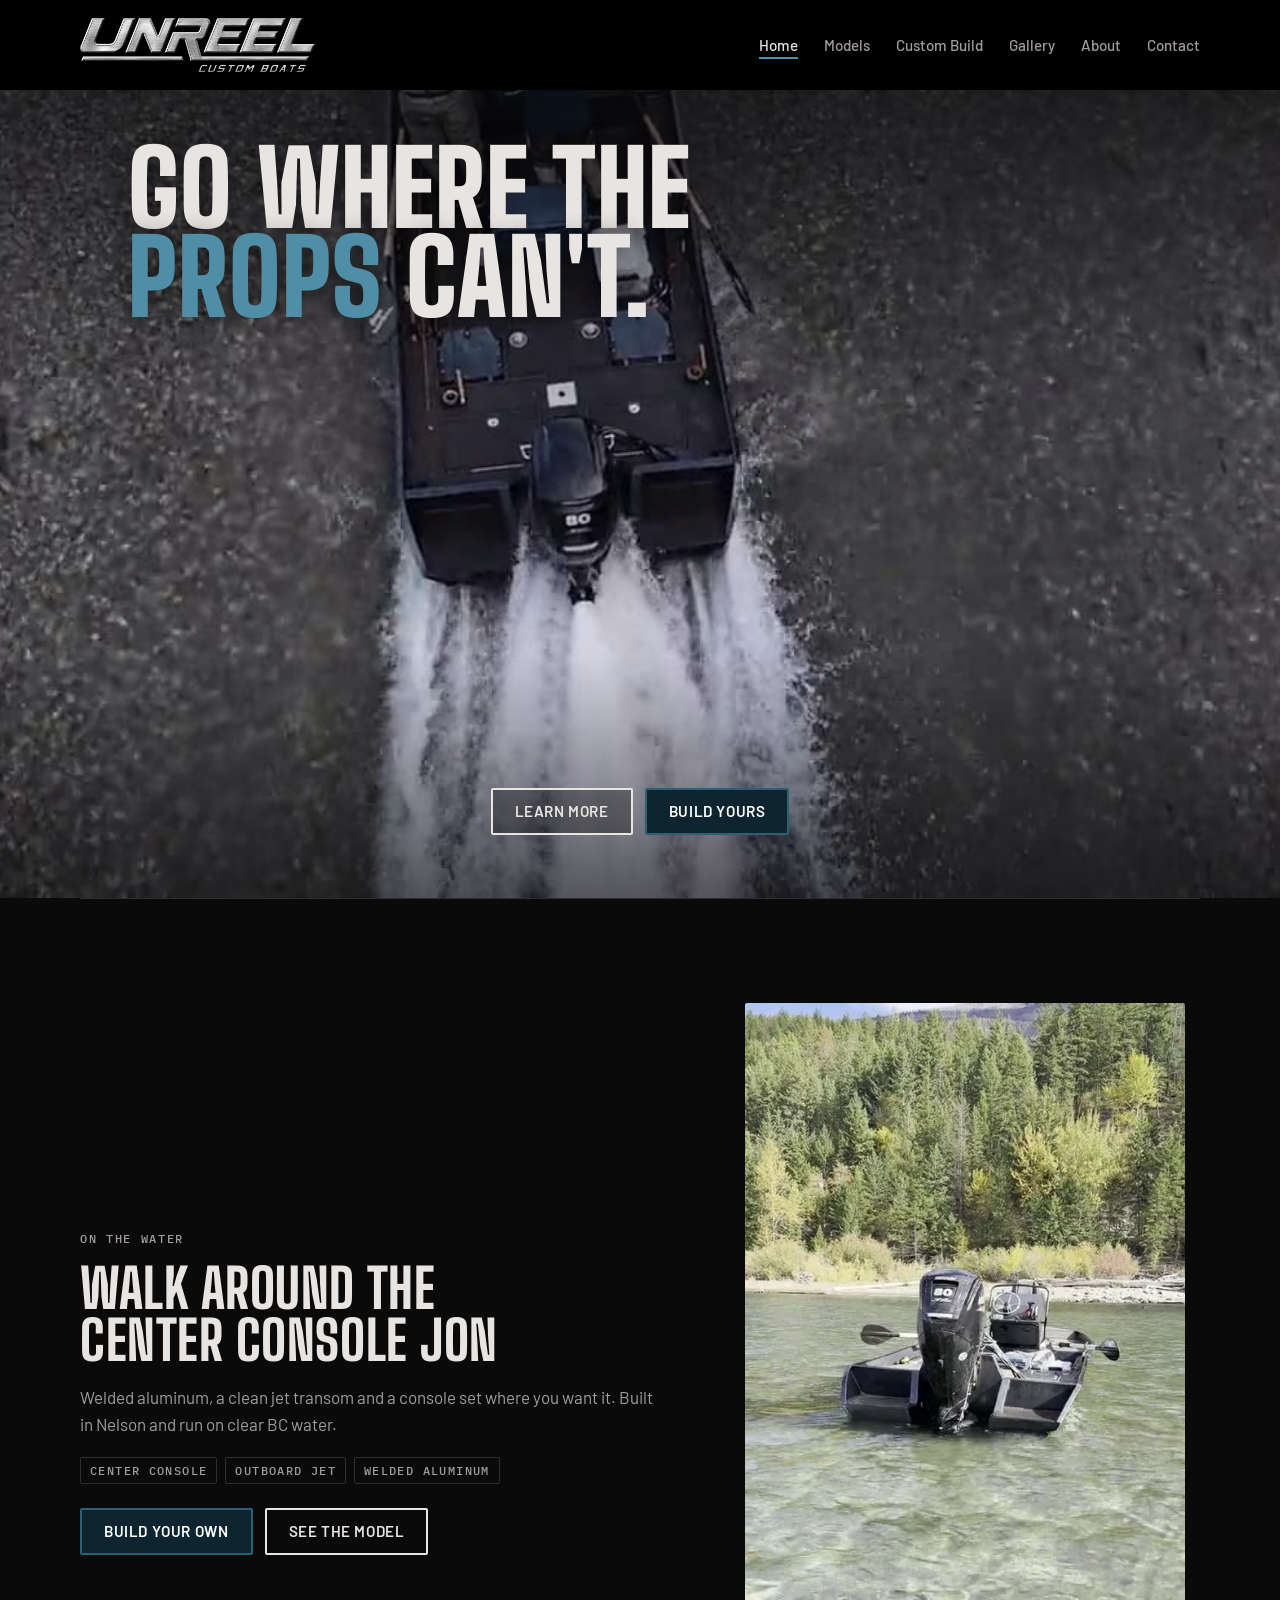
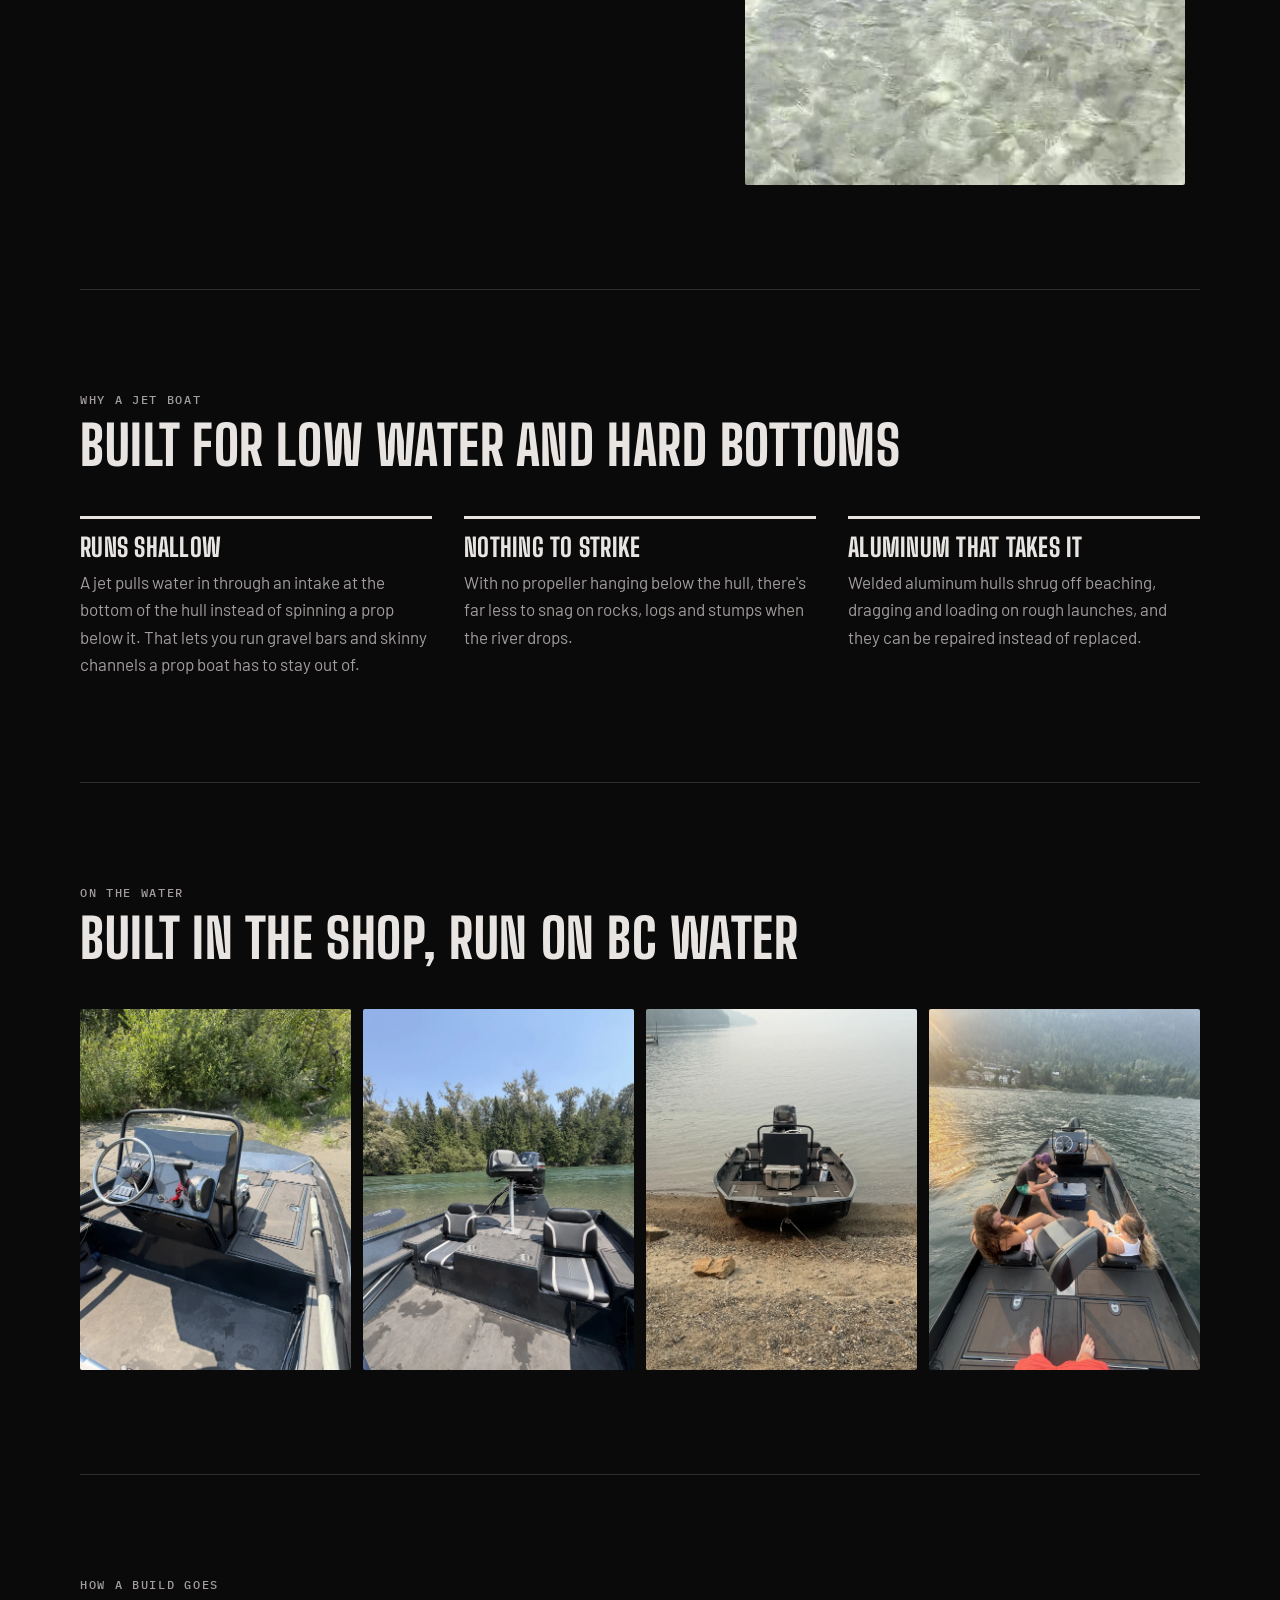
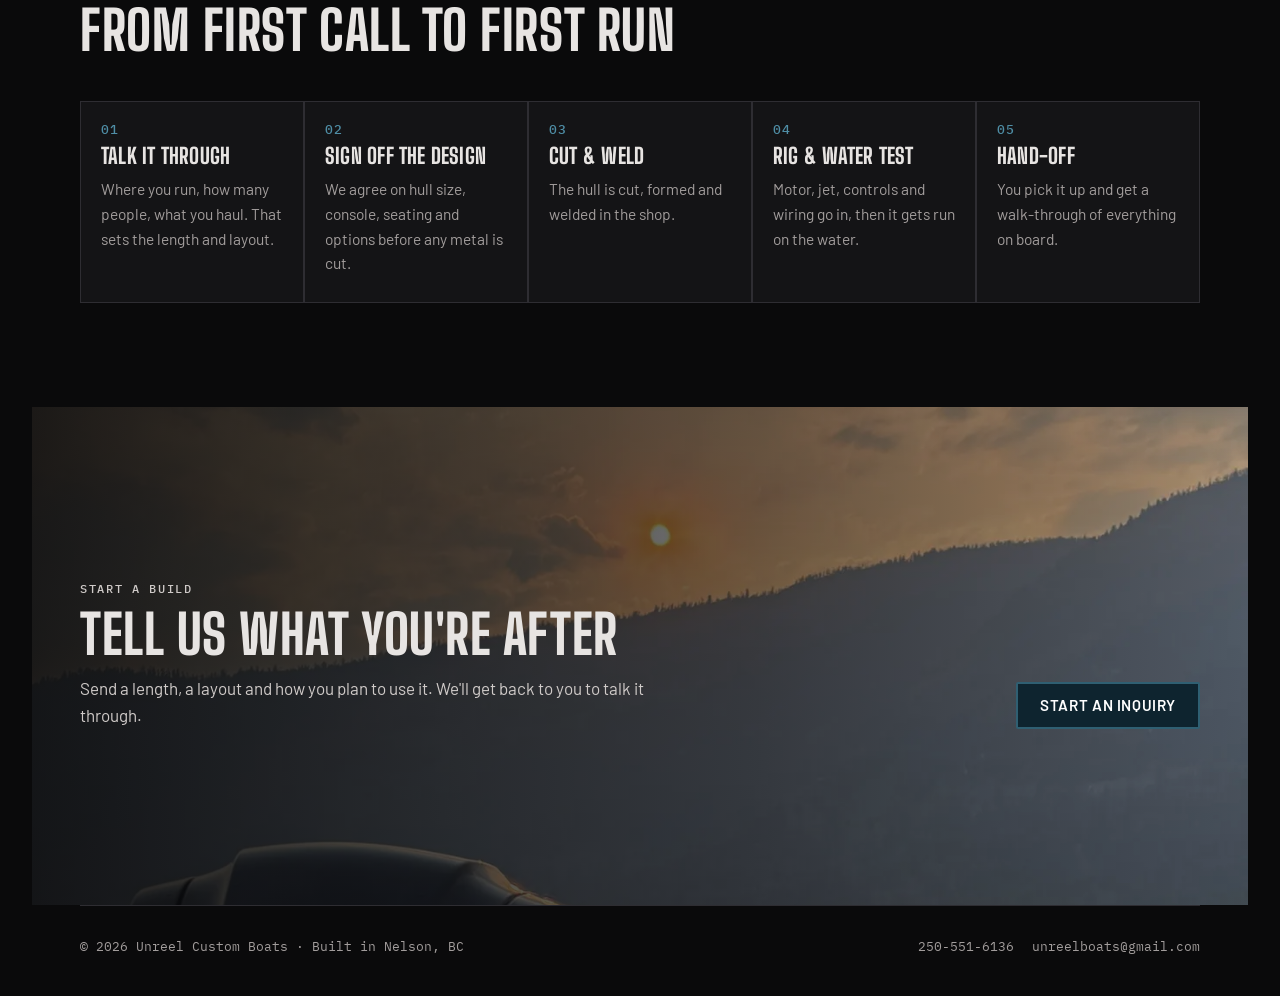
<file: index.html>
<!doctype html>
<html lang="en">
<head>
<meta charset="utf-8">
<meta name="viewport" content="width=device-width, initial-scale=1, viewport-fit=cover">
<title>Unreel Custom Boats</title>
<meta name="description" content="Welded aluminum jet boats built in Nelson, BC.">
<link rel="preconnect" href="https://fonts.googleapis.com">
<link rel="preconnect" href="https://fonts.gstatic.com" crossorigin>
<link rel="stylesheet" href="https://fonts.googleapis.com/css2?family=Big+Shoulders+Display:wght@600;800;900&family=Barlow:wght@400;500;600&family=IBM+Plex+Mono:wght@400;500&display=swap">
<link rel="stylesheet" href="/styles.css">
</head>
<body>
<div class="wrap">
  <nav aria-label="Main">
    <a class="mark" href="/"><picture><source srcset="/logo.webp" type="image/webp"><img src="/logo.png" alt="Unreel Custom Boats" width="900" height="207"></picture></a>
    <ul>
      <li><a href="/" aria-current="page">Home</a></li>
      <li><a href="/models">Models</a></li>
      <li><a href="/custom-build">Custom Build</a></li>
      <li><a href="/gallery">Gallery</a></li>
      <li><a href="/about">About</a></li>
      <li><a href="/contact">Contact</a></li>
    </ul>
  </nav>

</div>
<header class="vhero" id="top">
  <video class="vhero-video" autoplay muted loop playsinline disablepictureinpicture preload="auto"
         poster="/video/hero-wide-poster.jpg" aria-hidden="true"
         data-wide="/video/hero-wide.mp4" data-tall="/video/hero-tall.mp4"
         data-wide-poster="/video/hero-wide-poster.jpg" data-tall-poster="/video/hero-tall-poster.jpg"></video>
  <div class="vhero-shade" aria-hidden="true"></div>
  <div class="vhero-copy">
    <h1>Go where the <em>props</em> can't.</h1>
    <div class="btns vhero-btns">
      <a class="btn" href="#walkaround">Learn more</a>
      <a class="btn primary" href="/custom-build">Build yours</a>
    </div>
  </div>
</header>
<script>
  // Pick the tall clip for portrait screens and the wide crop for landscape, then autoplay silently.
  (function(){
    var v=document.querySelector('.vhero-video'); if(!v) return;
    var tall=window.matchMedia('(max-aspect-ratio: 1/1)').matches;
    v.poster=tall?v.dataset.tallPoster:v.dataset.widePoster;
    v.muted=true; v.defaultMuted=true;
    v.src=tall?v.dataset.tall:v.dataset.wide;
    var p=v.play(); if(p&&p.catch) p.catch(function(){});
    function kick(){ if(v.paused){ var q=v.play(); if(q&&q.catch) q.catch(function(){}); } }
    ['touchend','click','keydown'].forEach(function(ev){ document.addEventListener(ev,kick,{passive:true}); });
  })();
</script>
<div class="wrap">


  <section id="walkaround" class="walk">
    <div class="walk-copy">
      <span class="label">On the water</span>
      <h2>Walk around the Center Console Jon</h2>
      <p class="muted">Welded aluminum, a clean jet transom and a console set where you want it. Built in Nelson and run on clear BC water.</p>
      <ul class="tags"><li>Center console</li><li>Outboard jet</li><li>Welded aluminum</li></ul>
      <div class="btns">
        <a class="btn primary" href="/custom-build">Build your own</a>
        <a class="btn" href="/models">See the model</a>
      </div>
    </div>
    <div class="walk-media">
        <video class="lazy-video" autoplay muted loop playsinline disablepictureinpicture preload="none" poster="/video/walkaround-poster.jpg" aria-label="Walk-around video of a black Unreel center console jon floating in clear shallow water">
          <source data-src="/video/walkaround.mp4" type="video/mp4">
        </video>
    </div>
  </section>

  <section id="why">
    <div class="head">
      <span class="label">Why a jet boat</span>
      <h2>Built for low water and hard bottoms</h2>
    </div>
    <div class="why-grid">
      <div>
        <h3>Runs shallow</h3>
        <p>A jet pulls water in through an intake at the bottom of the hull instead of spinning a prop below it. That lets you run gravel bars and skinny channels a prop boat has to stay out of.</p>
      </div>
      <div>
        <h3>Nothing to strike</h3>
        <p>With no propeller hanging below the hull, there's far less to snag on rocks, logs and stumps when the river drops.</p>
      </div>
      <div>
        <h3>Aluminum that takes it</h3>
        <p>Welded aluminum hulls shrug off beaching, dragging and loading on rough launches, and they can be repaired instead of replaced.</p>
      </div>
    </div>
  </section>

  <section id="on-the-water">
    <div class="head">
      <span class="label">On the water</span>
      <h2>Built in the shop, run on BC water</h2>
    </div>
    <div class="photos">
      <figure>
        <picture><source srcset="/img/helm.webp" type="image/webp"><img src="/img/helm.jpg" alt="Helm console with a stainless steering wheel, switch panels and throttle" width="1100" height="1467" loading="lazy"></picture>
      </figure>
      <figure>
        <picture><source srcset="/img/stern-seating.webp" type="image/webp"><img src="/img/stern-seating.jpg" alt="Stern seating with two bench seats, cup holders and a pedestal seat" width="1100" height="1467" loading="lazy"></picture>
      </figure>
      <figure>
        <picture><source srcset="/img/beached-bow.webp" type="image/webp"><img src="/img/beached-bow.jpg" alt="Boat pulled up bow-first on a sandy lakeshore" width="1100" height="1467" loading="lazy"></picture>
      </figure>
      <figure>
        <picture><source srcset="/img/crew-evening.webp" type="image/webp"><img src="/img/crew-evening.jpg" alt="Three people relaxing aboard on a lake in the evening light" width="1100" height="1467" loading="lazy"></picture>
      </figure>
    </div>
  </section>

  <section id="process">
    <div class="head">
      <span class="label">How a build goes</span>
      <h2>From first call to first run</h2>
    </div>
    <ol class="steps">
      <li><span class="n">01</span><h3>Talk it through</h3><p>Where you run, how many people, what you haul. That sets the length and layout.</p></li>
      <li><span class="n">02</span><h3>Sign off the design</h3><p>We agree on hull size, console, seating and options before any metal is cut.</p></li>
      <li><span class="n">03</span><h3>Cut &amp; weld</h3><p>The hull is cut, formed and welded in the shop.</p></li>
      <li><span class="n">04</span><h3>Rig &amp; water test</h3><p>Motor, jet, controls and wiring go in, then it gets run on the water.</p></li>
      <li><span class="n">05</span><h3>Hand-off</h3><p>You pick it up and get a walk-through of everything on board.</p></li>
    </ol>
  </section>

  <section class="cta-band">
    <picture><source srcset="/img/wake-wide.webp" type="image/webp"><img class="cta-bg" src="/img/wake-wide.jpg" alt="" width="1400" height="1027" loading="lazy"></picture>
    <div class="cta">
      <div class="head">
        <span class="label">Start a build</span>
        <h2>Tell us what you're after</h2>
        <p class="muted">Send a length, a layout and how you plan to use it. We'll get back to you to talk it through.</p>
      </div>
      <a class="btn primary" href="/contact">Start an inquiry</a>
    </div>
  </section>
  <footer>
    <span>© 2026 Unreel Custom Boats · Built in Nelson, BC</span>
    <span class="foot-contact"><a href="tel:+12505516136">250-551-6136</a><a href="mailto:unreelboats@gmail.com">unreelboats@gmail.com</a></span>
  </footer>
</div>
<script>
  // Walk-around clip: load when it nears the screen, then autoplay silently on a loop.
  // If the phone blocks autoplay (e.g. iPhone Low Power Mode), start it on the visitor's first tap.
  (function(){
    var vids=[].slice.call(document.querySelectorAll('video.lazy-video')); if(!vids.length) return;
    function load(v){
      var s=v.querySelector('source[data-src]'); if(!s) return;
      s.src=s.dataset.src; s.removeAttribute('data-src'); v.load();
    }
    function play(v){ v.muted=true; v.defaultMuted=true; var p=v.play(); if(p&&p.catch) p.catch(function(){}); }
    function kick(){ vids.forEach(function(v){ if(!v.querySelector('source[data-src]') && v.paused) play(v); }); }
    ['touchend','click','keydown'].forEach(function(ev){ document.addEventListener(ev,kick,{passive:true}); });
    if(!('IntersectionObserver' in window)){ vids.forEach(function(v){ load(v); play(v); }); return; }
    var io=new IntersectionObserver(function(es){ es.forEach(function(e){
      var v=e.target;
      if(e.isIntersecting){ load(v); play(v); } else if(!v.paused){ v.pause(); }
    }); },{rootMargin:'300px 0px'});
    vids.forEach(function(v){ v.muted=true; io.observe(v); });
  })();
</script>
</body>
</html>
</file>
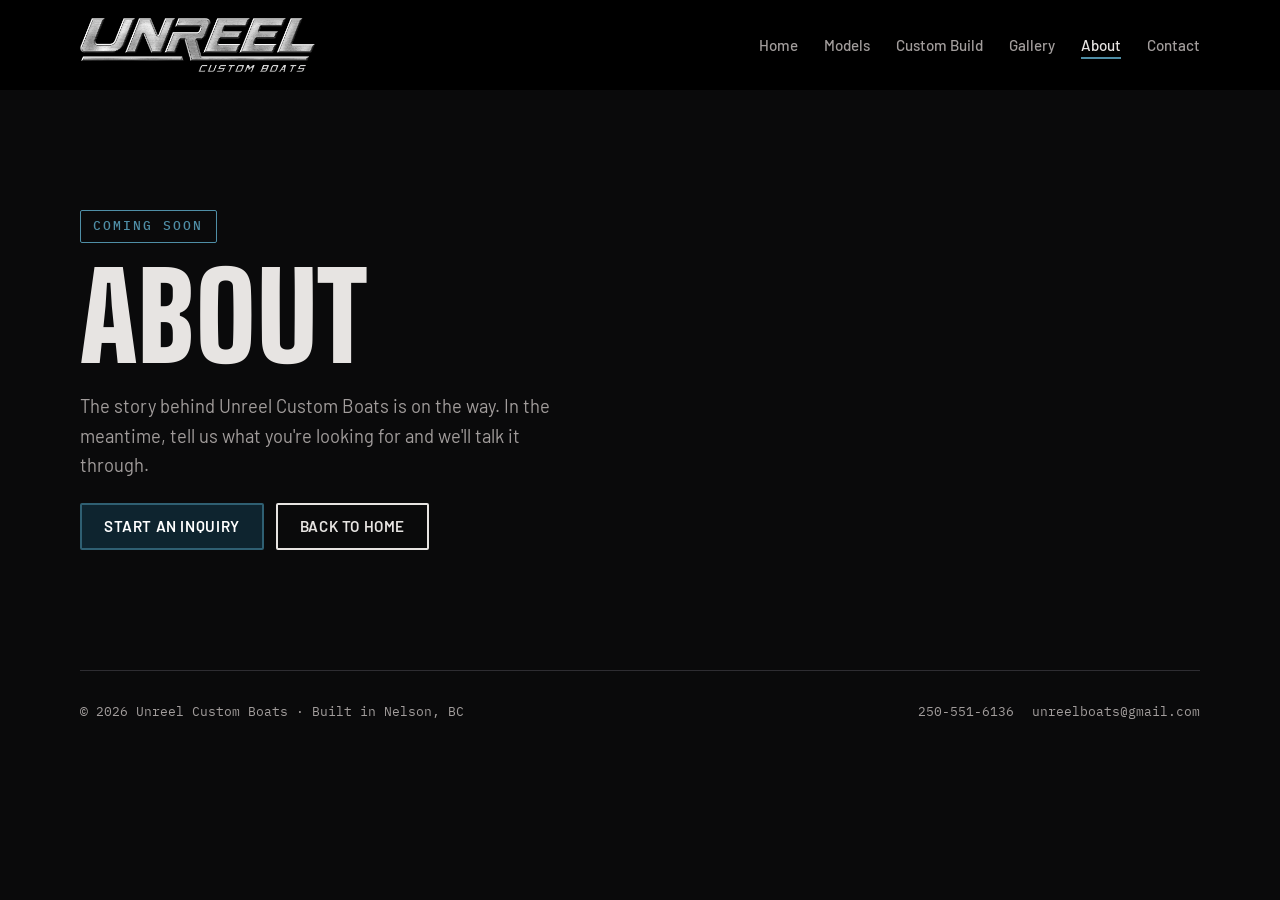
<file: about.html>
<!doctype html>
<html lang="en">
<head>
<meta charset="utf-8">
<meta name="viewport" content="width=device-width, initial-scale=1, viewport-fit=cover">
<title>About | Unreel Custom Boats</title>
<meta name="description" content="About from Unreel Custom Boats, coming soon.">
<link rel="preconnect" href="https://fonts.googleapis.com">
<link rel="preconnect" href="https://fonts.gstatic.com" crossorigin>
<link rel="stylesheet" href="https://fonts.googleapis.com/css2?family=Big+Shoulders+Display:wght@600;800;900&family=Barlow:wght@400;500;600&family=IBM+Plex+Mono:wght@400;500&display=swap">
<link rel="stylesheet" href="/styles.css">
</head>
<body>
<div class="wrap">
  <nav aria-label="Main">
    <a class="mark" href="/"><picture><source srcset="/logo.webp" type="image/webp"><img src="/logo.png" alt="Unreel Custom Boats" width="900" height="207"></picture></a>
    <ul>
      <li><a href="/">Home</a></li>
      <li><a href="/models">Models</a></li>
      <li><a href="/custom-build">Custom Build</a></li>
      <li><a href="/gallery">Gallery</a></li>
      <li><a href="/about" aria-current="page">About</a></li>
      <li><a href="/contact">Contact</a></li>
    </ul>
  </nav>

  <main class="soon">
    <span class="stamp">Coming soon</span>
    <h1>About</h1>
    <p>The story behind Unreel Custom Boats is on the way. In the meantime, tell us what you're looking for and we'll talk it through.</p>
    <div class="btns">
      <a class="btn primary" href="/contact">Start an inquiry</a>
      <a class="btn" href="/">Back to home</a>
    </div>
  </main>
  <footer>
    <span>© 2026 Unreel Custom Boats · Built in Nelson, BC</span>
    <span class="foot-contact"><a href="tel:+12505516136">250-551-6136</a><a href="mailto:unreelboats@gmail.com">unreelboats@gmail.com</a></span>
  </footer>
</div>
<script>
  // Walk-around clip: load when it nears the screen, then autoplay silently on a loop.
  // If the phone blocks autoplay (e.g. iPhone Low Power Mode), start it on the visitor's first tap.
  (function(){
    var vids=[].slice.call(document.querySelectorAll('video.lazy-video')); if(!vids.length) return;
    function load(v){
      var s=v.querySelector('source[data-src]'); if(!s) return;
      s.src=s.dataset.src; s.removeAttribute('data-src'); v.load();
    }
    function play(v){ v.muted=true; v.defaultMuted=true; var p=v.play(); if(p&&p.catch) p.catch(function(){}); }
    function kick(){ vids.forEach(function(v){ if(!v.querySelector('source[data-src]') && v.paused) play(v); }); }
    ['touchend','click','keydown'].forEach(function(ev){ document.addEventListener(ev,kick,{passive:true}); });
    if(!('IntersectionObserver' in window)){ vids.forEach(function(v){ load(v); play(v); }); return; }
    var io=new IntersectionObserver(function(es){ es.forEach(function(e){
      var v=e.target;
      if(e.isIntersecting){ load(v); play(v); } else if(!v.paused){ v.pause(); }
    }); },{rootMargin:'300px 0px'});
    vids.forEach(function(v){ v.muted=true; io.observe(v); });
  })();
</script>
</body>
</html>
</file>
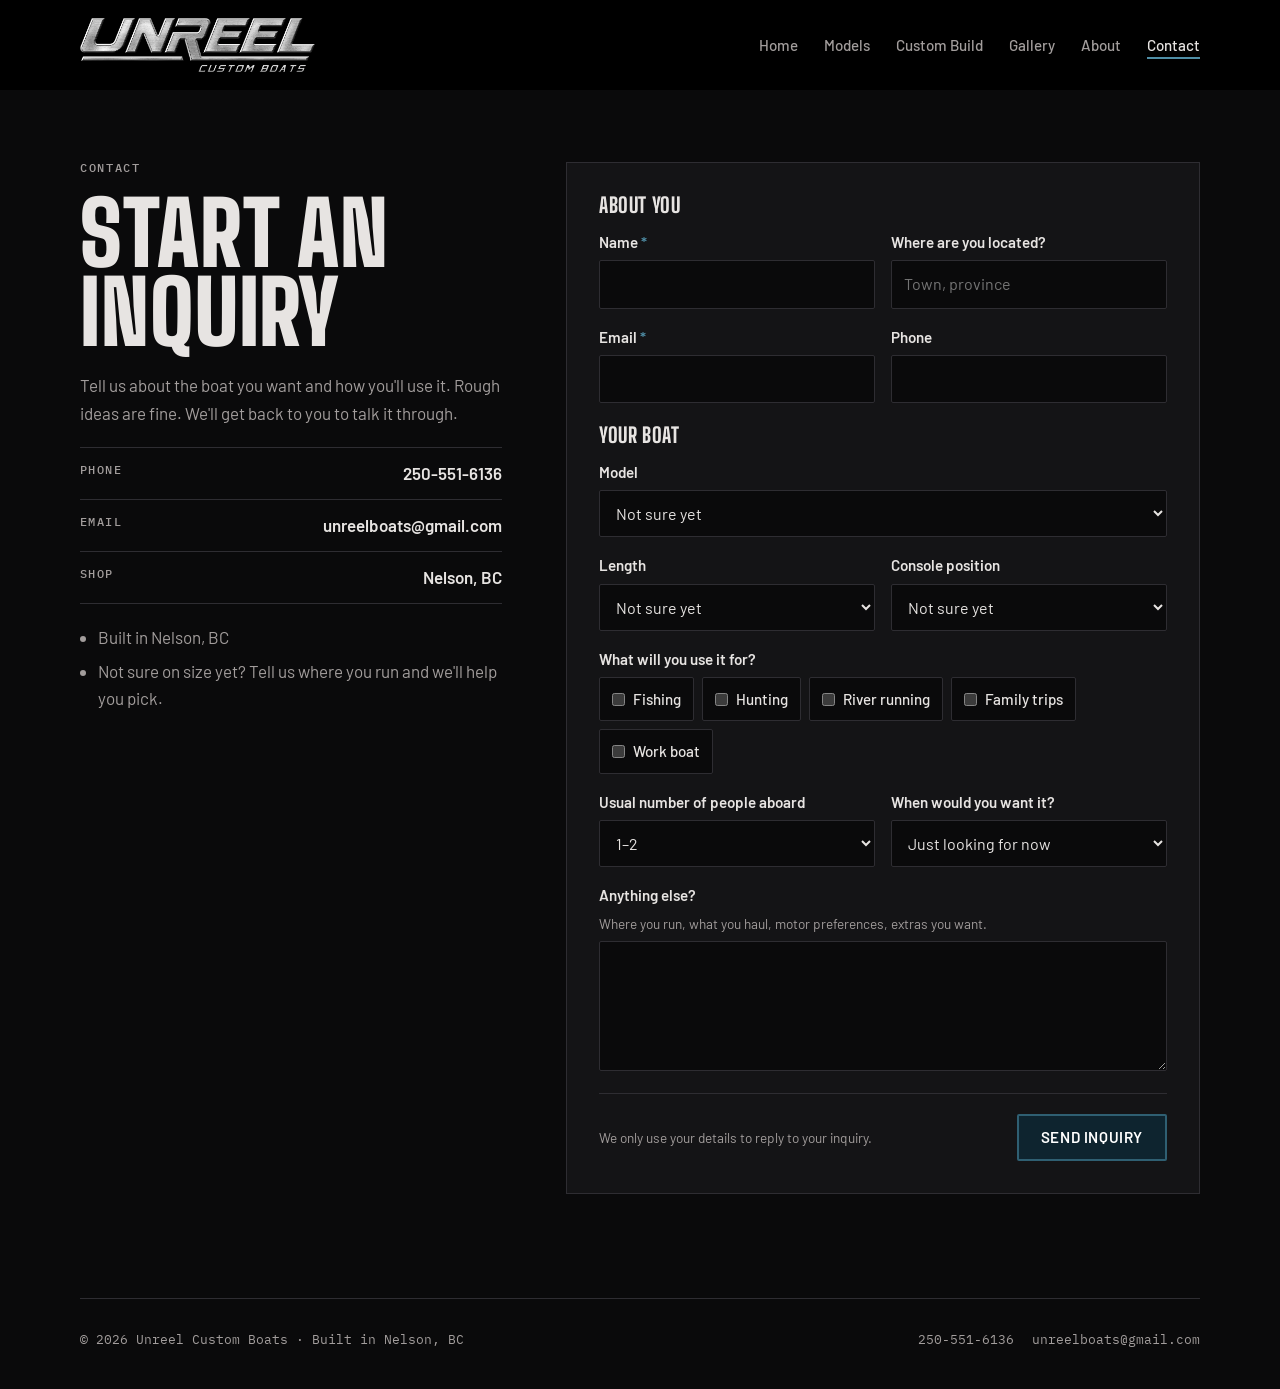
<file: contact.html>
<!doctype html>
<html lang="en">
<head>
<meta charset="utf-8">
<meta name="viewport" content="width=device-width, initial-scale=1, viewport-fit=cover">
<title>Contact | Unreel Custom Boats</title>
<meta name="description" content="Send Unreel Custom Boats an inquiry about a custom aluminum jet boat.">
<link rel="preconnect" href="https://fonts.googleapis.com">
<link rel="preconnect" href="https://fonts.gstatic.com" crossorigin>
<link rel="stylesheet" href="https://fonts.googleapis.com/css2?family=Big+Shoulders+Display:wght@600;800;900&family=Barlow:wght@400;500;600&family=IBM+Plex+Mono:wght@400;500&display=swap">
<link rel="stylesheet" href="/styles.css">
</head>
<body>
<div class="wrap">
  <nav aria-label="Main">
    <a class="mark" href="/"><picture><source srcset="/logo.webp" type="image/webp"><img src="/logo.png" alt="Unreel Custom Boats" width="900" height="207"></picture></a>
    <ul>
      <li><a href="/">Home</a></li>
      <li><a href="/models">Models</a></li>
      <li><a href="/custom-build">Custom Build</a></li>
      <li><a href="/gallery">Gallery</a></li>
      <li><a href="/about">About</a></li>
      <li><a href="/contact" aria-current="page">Contact</a></li>
    </ul>
  </nav>

  <main class="contact-page">
    <div class="contact-intro">
      <span class="label">Contact</span>
      <h1>Start an inquiry</h1>
      <p class="muted">Tell us about the boat you want and how you'll use it. Rough ideas are fine. We'll get back to you to talk it through.</p>
      <dl class="direct">
        <div><dt>Phone</dt><dd><a href="tel:+12505516136">250-551-6136</a></dd></div>
        <div><dt>Email</dt><dd><a href="mailto:unreelboats@gmail.com">unreelboats@gmail.com</a></dd></div>
        <div><dt>Shop</dt><dd>Nelson, BC</dd></div>
      </dl>
      <ul>
        <li>Built in Nelson, BC</li>
        <li>Not sure on size yet? Tell us where you run and we'll help you pick.</li>
      </ul>
    </div>

    <form class="inquiry" name="inquiry" method="POST" action="/thanks" data-netlify="true" netlify-honeypot="company-website">
      <input type="hidden" name="form-name" value="inquiry">
      <p class="hidden-field"><label>Leave this empty <input name="company-website" tabindex="-1" autocomplete="off"></label></p>

      <fieldset>
        <legend>About you</legend>
        <div class="row">
          <div class="field">
            <label for="name">Name <span class="req">*</span></label>
            <input id="name" name="name" type="text" autocomplete="name" required>
          </div>
          <div class="field">
            <label for="location">Where are you located?</label>
            <input id="location" name="location" type="text" placeholder="Town, province">
          </div>
        </div>
        <div class="row">
          <div class="field">
            <label for="email">Email <span class="req">*</span></label>
            <input id="email" name="email" type="email" autocomplete="email" required>
          </div>
          <div class="field">
            <label for="phone">Phone</label>
            <input id="phone" name="phone" type="tel" autocomplete="tel">
          </div>
        </div>
      </fieldset>

      <fieldset>
        <legend>Your boat</legend>
        <div class="field">
          <label for="model">Model</label>
          <select id="model" name="model">
            <option value="Not sure yet">Not sure yet</option>
            <option value="Center Console Jon">Center Console Jon</option>
            <option value="Custom build">Custom build</option>
          </select>
        </div>
        <div class="row">
          <div class="field">
            <label for="length">Length</label>
            <select id="length" name="length">
                <option value="Not sure yet">Not sure yet</option>
                <option value="10 ft">10 ft</option>
                <option value="11 ft">11 ft</option>
                <option value="12 ft">12 ft</option>
                <option value="13 ft">13 ft</option>
                <option value="14 ft">14 ft</option>
                <option value="15 ft">15 ft</option>
                <option value="16 ft">16 ft</option>
                <option value="17 ft">17 ft</option>
                <option value="18 ft">18 ft</option>
                <option value="19 ft">19 ft</option>
                <option value="20 ft">20 ft</option>
                <option value="21 ft">21 ft</option>
                <option value="22 ft">22 ft</option>
                <option value="23 ft">23 ft</option>
                <option value="24 ft">24 ft</option>
            </select>
          </div>
          <div class="field">
            <label for="layout">Console position</label>
            <select id="layout" name="layout">
              <option value="Not sure yet">Not sure yet</option>
              <option>Front console</option>
              <option>Middle console</option>
            </select>
          </div>
        </div>
        <div class="field">
          <span class="q" id="use-q">What will you use it for?</span>
          <div class="choices" role="group" aria-labelledby="use-q">
            <label><input type="checkbox" name="use[]" value="Fishing"> Fishing</label>
            <label><input type="checkbox" name="use[]" value="Hunting"> Hunting</label>
            <label><input type="checkbox" name="use[]" value="River running"> River running</label>
            <label><input type="checkbox" name="use[]" value="Family trips"> Family trips</label>
            <label><input type="checkbox" name="use[]" value="Work boat"> Work boat</label>
          </div>
        </div>
        <div class="row">
          <div class="field">
            <label for="people">Usual number of people aboard</label>
            <select id="people" name="people">
              <option>1–2</option>
              <option>3–4</option>
              <option>5–6</option>
              <option>7+</option>
            </select>
          </div>
          <div class="field">
            <label for="timeline">When would you want it?</label>
            <select id="timeline" name="timeline">
              <option>Just looking for now</option>
              <option>This season</option>
              <option>Next season</option>
              <option>No rush</option>
            </select>
          </div>
        </div>
        <div class="field">
          <label for="message">Anything else?</label>
          <span class="hint" id="message-hint">Where you run, what you haul, motor preferences, extras you want.</span>
          <textarea id="message" name="message" aria-describedby="message-hint"></textarea>
        </div>
      </fieldset>

      <div class="form-foot">
        <p>We only use your details to reply to your inquiry.</p>
        <button class="btn primary" type="submit">Send inquiry</button>
      </div>
    </form>
  </main>
  <script>
    (function(){
      var m=new URLSearchParams(location.search).get('model');
      var sel=document.getElementById('model');
      if(m && sel.querySelector('option[value="'+m+'"]')) sel.value=m;
    })();
  </script>
  <footer>
    <span>© 2026 Unreel Custom Boats · Built in Nelson, BC</span>
    <span class="foot-contact"><a href="tel:+12505516136">250-551-6136</a><a href="mailto:unreelboats@gmail.com">unreelboats@gmail.com</a></span>
  </footer>
</div>
<script>
  // Walk-around clip: load when it nears the screen, then autoplay silently on a loop.
  // If the phone blocks autoplay (e.g. iPhone Low Power Mode), start it on the visitor's first tap.
  (function(){
    var vids=[].slice.call(document.querySelectorAll('video.lazy-video')); if(!vids.length) return;
    function load(v){
      var s=v.querySelector('source[data-src]'); if(!s) return;
      s.src=s.dataset.src; s.removeAttribute('data-src'); v.load();
    }
    function play(v){ v.muted=true; v.defaultMuted=true; var p=v.play(); if(p&&p.catch) p.catch(function(){}); }
    function kick(){ vids.forEach(function(v){ if(!v.querySelector('source[data-src]') && v.paused) play(v); }); }
    ['touchend','click','keydown'].forEach(function(ev){ document.addEventListener(ev,kick,{passive:true}); });
    if(!('IntersectionObserver' in window)){ vids.forEach(function(v){ load(v); play(v); }); return; }
    var io=new IntersectionObserver(function(es){ es.forEach(function(e){
      var v=e.target;
      if(e.isIntersecting){ load(v); play(v); } else if(!v.paused){ v.pause(); }
    }); },{rootMargin:'300px 0px'});
    vids.forEach(function(v){ v.muted=true; io.observe(v); });
  })();
</script>
</body>
</html>
</file>
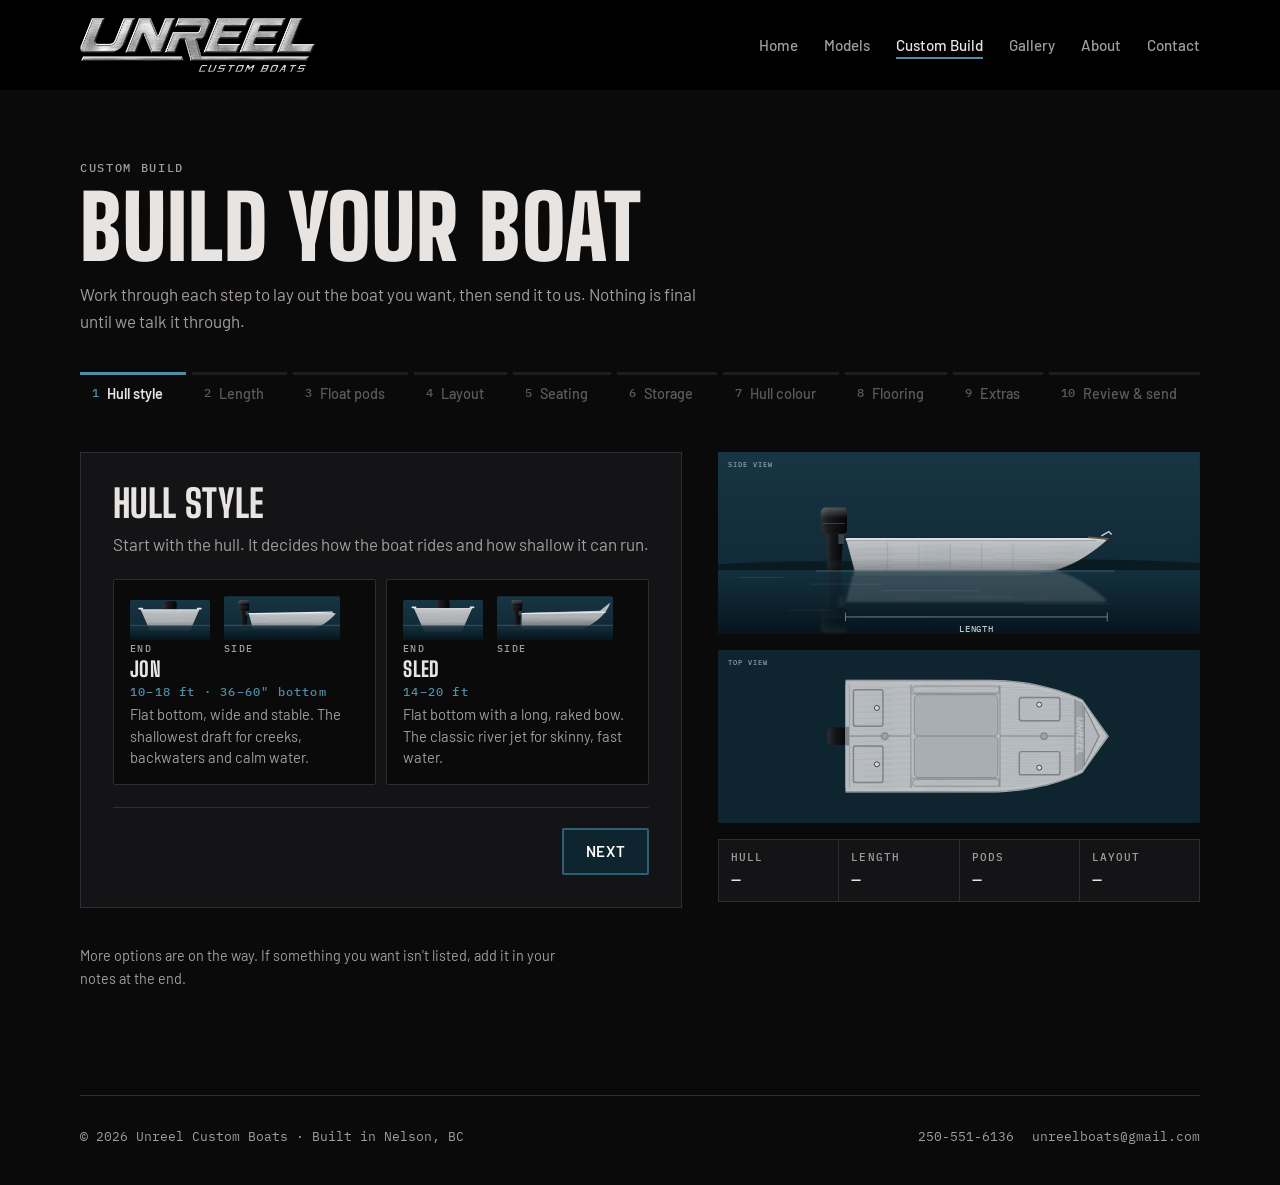
<file: custom-build.html>
<!doctype html>
<html lang="en">
<head>
<meta charset="utf-8">
<meta name="viewport" content="width=device-width, initial-scale=1, viewport-fit=cover">
<title>Custom Build | Unreel Custom Boats</title>
<meta name="description" content="Lay out your own Unreel jet boat: hull style, length, layout, finish and extras.">
<link rel="preconnect" href="https://fonts.googleapis.com">
<link rel="preconnect" href="https://fonts.gstatic.com" crossorigin>
<link rel="stylesheet" href="https://fonts.googleapis.com/css2?family=Big+Shoulders+Display:wght@600;800;900&family=Barlow:wght@400;500;600&family=IBM+Plex+Mono:wght@400;500&display=swap">
<link rel="stylesheet" href="/styles.css">
</head>
<body>
<div class="wrap">
  <nav aria-label="Main">
    <a class="mark" href="/"><picture><source srcset="/logo.webp" type="image/webp"><img src="/logo.png" alt="Unreel Custom Boats" width="900" height="207"></picture></a>
    <ul>
      <li><a href="/">Home</a></li>
      <li><a href="/models">Models</a></li>
      <li><a href="/custom-build" aria-current="page">Custom Build</a></li>
      <li><a href="/gallery">Gallery</a></li>
      <li><a href="/about">About</a></li>
      <li><a href="/contact">Contact</a></li>
    </ul>
  </nav>

  <main class="builder-page">
    <div class="head" id="builder-top">
      <span class="label">Custom Build</span>
      <h1>Build your boat</h1>
      <p class="muted">Work through each step to lay out the boat you want, then send it to us. Nothing is final until we talk it through.</p>
    </div>

    <ol class="stepper" id="stepper" aria-label="Build steps"></ol>

    <div class="builder">
      <form class="wizard" id="build-form" name="custom-build" method="POST" action="/thanks" data-netlify="true" netlify-honeypot="company-website">
        <input type="hidden" name="form-name" value="custom-build">
        <p class="hidden-field"><label>Leave this empty <input name="company-website" tabindex="-1" autocomplete="off"></label></p>
        <input type="hidden" name="hull" id="f-hull">
        <input type="hidden" name="length" id="f-length">
        <input type="hidden" name="layout" id="f-layout">
        <input type="hidden" name="float-pods" id="f-pods">
        <input type="hidden" name="seating" id="f-seating">
        <input type="hidden" name="storage" id="f-storage">
        <input type="hidden" name="hull-color" id="f-color">
        <input type="hidden" name="floor" id="f-floor">
        <input type="hidden" name="extras" id="f-extras">

        <div id="panel" aria-live="polite"></div>

        <div id="contact-block" class="contact-block" hidden>
          <div class="row">
            <div class="field">
              <label for="b-name">Name <span class="req">*</span></label>
              <input id="b-name" name="name" type="text" autocomplete="name" required>
            </div>
            <div class="field">
              <label for="b-location">Where are you located?</label>
              <input id="b-location" name="location" type="text" placeholder="Town, province">
            </div>
          </div>
          <div class="row">
            <div class="field">
              <label for="b-email">Email <span class="req">*</span></label>
              <input id="b-email" name="email" type="email" autocomplete="email" required>
            </div>
            <div class="field">
              <label for="b-phone">Phone</label>
              <input id="b-phone" name="phone" type="tel" autocomplete="tel">
            </div>
          </div>
          <div class="field">
            <label for="b-notes">Anything else?</label>
            <textarea id="b-notes" name="notes" placeholder="Where you run, motor preferences, anything not listed"></textarea>
          </div>
        </div>

        <p class="step-error" id="step-error" role="alert" hidden></p>

        <div class="wizard-nav">
          <button type="button" class="btn" id="back">Back</button>
          <button type="button" class="btn primary" id="next">Next</button>
          <button type="submit" class="btn primary" id="send" hidden>Send my build</button>
        </div>
      </form>

      <aside class="preview" aria-label="Your boat so far">
        <div class="stage">
          <svg id="boat" viewBox="0 0 660 250" role="img" aria-label="Side view of your boat"></svg>
        </div>
        <div class="stage" id="plan-stage">
          <svg id="plan" viewBox="0 0 660 236" role="img" aria-label="Top view of your boat's deck layout"></svg>
        </div>
        <dl class="summary" id="summary"></dl>
      </aside>
    </div>
    <p class="note muted">More options are on the way. If something you want isn't listed, add it in your notes at the end.</p>
  </main>
  <script src="/builder.js"></script>
  <footer>
    <span>© 2026 Unreel Custom Boats · Built in Nelson, BC</span>
    <span class="foot-contact"><a href="tel:+12505516136">250-551-6136</a><a href="mailto:unreelboats@gmail.com">unreelboats@gmail.com</a></span>
  </footer>
</div>
<script>
  // Walk-around clip: load when it nears the screen, then autoplay silently on a loop.
  // If the phone blocks autoplay (e.g. iPhone Low Power Mode), start it on the visitor's first tap.
  (function(){
    var vids=[].slice.call(document.querySelectorAll('video.lazy-video')); if(!vids.length) return;
    function load(v){
      var s=v.querySelector('source[data-src]'); if(!s) return;
      s.src=s.dataset.src; s.removeAttribute('data-src'); v.load();
    }
    function play(v){ v.muted=true; v.defaultMuted=true; var p=v.play(); if(p&&p.catch) p.catch(function(){}); }
    function kick(){ vids.forEach(function(v){ if(!v.querySelector('source[data-src]') && v.paused) play(v); }); }
    ['touchend','click','keydown'].forEach(function(ev){ document.addEventListener(ev,kick,{passive:true}); });
    if(!('IntersectionObserver' in window)){ vids.forEach(function(v){ load(v); play(v); }); return; }
    var io=new IntersectionObserver(function(es){ es.forEach(function(e){
      var v=e.target;
      if(e.isIntersecting){ load(v); play(v); } else if(!v.paused){ v.pause(); }
    }); },{rootMargin:'300px 0px'});
    vids.forEach(function(v){ v.muted=true; io.observe(v); });
  })();
</script>
</body>
</html>
</file>
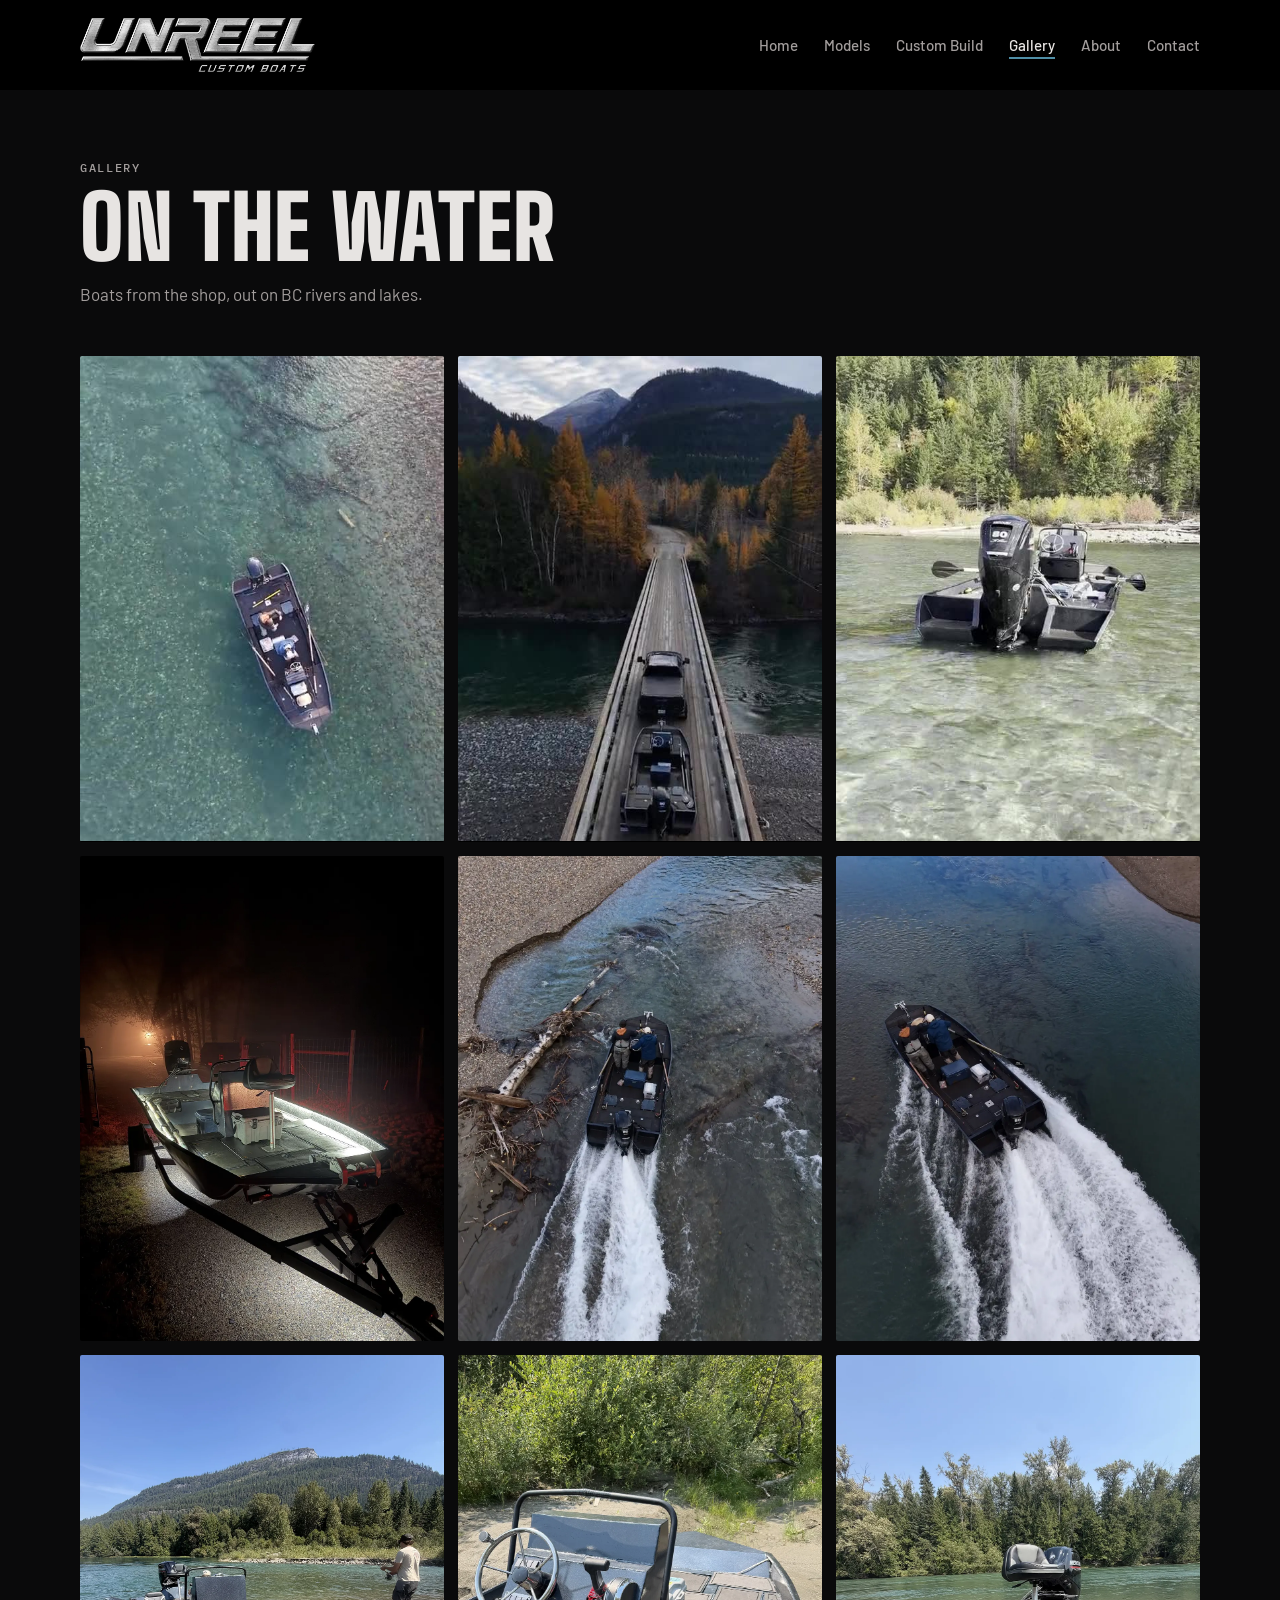
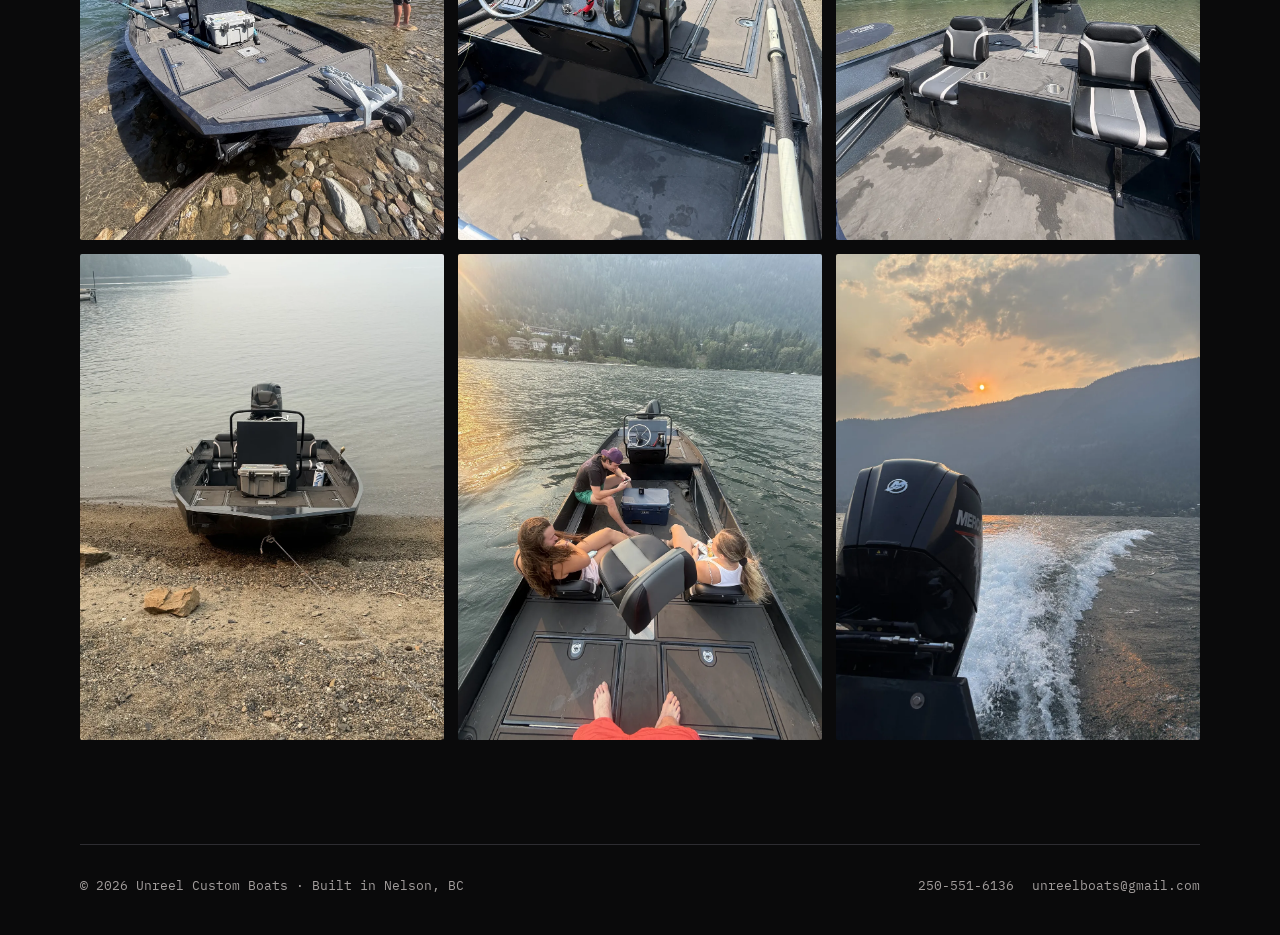
<file: gallery.html>
<!doctype html>
<html lang="en">
<head>
<meta charset="utf-8">
<meta name="viewport" content="width=device-width, initial-scale=1, viewport-fit=cover">
<title>Gallery | Unreel Custom Boats</title>
<meta name="description" content="Photos of Unreel Custom Boats on BC rivers and lakes.">
<link rel="preconnect" href="https://fonts.googleapis.com">
<link rel="preconnect" href="https://fonts.gstatic.com" crossorigin>
<link rel="stylesheet" href="https://fonts.googleapis.com/css2?family=Big+Shoulders+Display:wght@600;800;900&family=Barlow:wght@400;500;600&family=IBM+Plex+Mono:wght@400;500&display=swap">
<link rel="stylesheet" href="/styles.css">
</head>
<body>
<div class="wrap">
  <nav aria-label="Main">
    <a class="mark" href="/"><picture><source srcset="/logo.webp" type="image/webp"><img src="/logo.png" alt="Unreel Custom Boats" width="900" height="207"></picture></a>
    <ul>
      <li><a href="/">Home</a></li>
      <li><a href="/models">Models</a></li>
      <li><a href="/custom-build">Custom Build</a></li>
      <li><a href="/gallery" aria-current="page">Gallery</a></li>
      <li><a href="/about">About</a></li>
      <li><a href="/contact">Contact</a></li>
    </ul>
  </nav>

  <main class="gallery-page">
    <div class="head">
      <span class="label">Gallery</span>
      <h1>On the water</h1>
      <p class="muted">Boats from the shop, out on BC rivers and lakes.</p>
    </div>
    <div class="gallery">
      <figure class="gallery-video">
      <video class="lazy-video" autoplay muted loop playsinline disablepictureinpicture preload="none" poster="/video/overhead-pullaway-poster.jpg" aria-label="Drone video pulling up and away from a center console jon anchored over clear turquoise river water">
        <source data-src="/video/overhead-pullaway.mp4" type="video/mp4">
      </video>
    </figure>
      <figure class="gallery-video">
      <video class="lazy-video" autoplay muted loop playsinline disablepictureinpicture preload="none" poster="/video/bridge-tow-poster.jpg" aria-label="Drone video of a truck towing a center console jon across a wooden bridge over a BC river in fall">
        <source data-src="/video/bridge-tow.mp4" type="video/mp4">
      </video>
    </figure>
      <figure class="gallery-video">
      <video class="lazy-video" autoplay muted loop playsinline disablepictureinpicture preload="none" poster="/video/walkaround-poster.jpg" aria-label="Walk-around video of a black Unreel center console jon floating in clear shallow water">
        <source data-src="/video/walkaround.mp4" type="video/mp4">
      </video>
    </figure>
      <figure>
        <button type="button" class="tile" data-src="/img/night-lights.jpg" data-cap="LED gunwale lights" aria-label="Open photo: LED gunwale lights">
          <picture><source srcset="/img/night-lights.webp" type="image/webp"><img src="/img/night-lights.jpg" alt="Center console jon on its trailer at night with white LED strip lights glowing along the gunwales" width="1100" height="1467" loading="lazy"></picture>
        </button>
      </figure>
      <figure>
        <button type="button" class="tile" data-src="/img/drone-channel.jpg" data-cap="Running the side channel" aria-label="Open photo: Running the side channel">
          <picture><source srcset="/img/drone-channel.webp" type="image/webp"><img src="/img/drone-channel.jpg" alt="Overhead drone shot of a center console jon running a shallow side channel past driftwood" width="1100" height="1954" loading="lazy"></picture>
        </button>
      </figure>
      <figure>
        <button type="button" class="tile" data-src="/img/drone-wake.jpg" data-cap="Carving a turn" aria-label="Open photo: Carving a turn">
          <picture><source srcset="/img/drone-wake.webp" type="image/webp"><img src="/img/drone-wake.jpg" alt="Overhead drone shot of a center console jon carving a turn with a big jet wake" width="1100" height="1954" loading="lazy"></picture>
        </button>
      </figure>
      <figure>
        <button type="button" class="tile" data-src="/img/gravel-bar.jpg" data-cap="On the gravel bar" aria-label="Open photo: On the gravel bar">
          <picture><source srcset="/img/gravel-bar.webp" type="image/webp"><img src="/img/gravel-bar.jpg" alt="Boat nosed up on a gravel bar in a clear BC river while an angler casts nearby" width="1400" height="1867" loading="lazy"></picture>
        </button>
      </figure>
      <figure>
        <button type="button" class="tile" data-src="/img/helm.jpg" data-cap="Helm console" aria-label="Open photo: Helm console">
          <picture><source srcset="/img/helm.webp" type="image/webp"><img src="/img/helm.jpg" alt="Helm console with a stainless steering wheel, switch panels and throttle" width="1100" height="1467" loading="lazy"></picture>
        </button>
      </figure>
      <figure>
        <button type="button" class="tile" data-src="/img/stern-seating.jpg" data-cap="Stern seating" aria-label="Open photo: Stern seating">
          <picture><source srcset="/img/stern-seating.webp" type="image/webp"><img src="/img/stern-seating.jpg" alt="Stern seating with two bench seats, cup holders and a pedestal seat" width="1100" height="1467" loading="lazy"></picture>
        </button>
      </figure>
      <figure>
        <button type="button" class="tile" data-src="/img/beached-bow.jpg" data-cap="Beached on the bow" aria-label="Open photo: Beached on the bow">
          <picture><source srcset="/img/beached-bow.webp" type="image/webp"><img src="/img/beached-bow.jpg" alt="Boat pulled up bow-first on a sandy lakeshore" width="1100" height="1467" loading="lazy"></picture>
        </button>
      </figure>
      <figure>
        <button type="button" class="tile" data-src="/img/crew-evening.jpg" data-cap="Evenings on the lake" aria-label="Open photo: Evenings on the lake">
          <picture><source srcset="/img/crew-evening.webp" type="image/webp"><img src="/img/crew-evening.jpg" alt="Three people relaxing aboard on a lake in the evening light" width="1100" height="1467" loading="lazy"></picture>
        </button>
      </figure>
      <figure>
        <button type="button" class="tile" data-src="/img/wake-sunset.jpg" data-cap="Running at sunset" aria-label="Open photo: Running at sunset">
          <picture><source srcset="/img/wake-sunset.webp" type="image/webp"><img src="/img/wake-sunset.jpg" alt="Outboard jet throwing a wake on a lake at sunset" width="1100" height="1467" loading="lazy"></picture>
        </button>
      </figure>
    </div>
  </main>
  <dialog id="viewer" aria-label="Photo viewer">
    <button type="button" class="viewer-close" aria-label="Close">Close</button>
    <img id="viewer-img" alt="">
    <p id="viewer-cap"></p>
  </dialog>
  <script>
    (function(){
      var d=document.getElementById('viewer'), im=document.getElementById('viewer-img'), cap=document.getElementById('viewer-cap');
      document.querySelectorAll('.tile').forEach(function(b){
        b.addEventListener('click',function(){
          im.src=b.dataset.src; im.alt=b.querySelector('img').alt; cap.textContent=b.dataset.cap; d.showModal();
        });
      });
      d.querySelector('.viewer-close').addEventListener('click',function(){ d.close(); });
      d.addEventListener('click',function(e){ if(e.target===d) d.close(); });
    })();
  </script>
  <footer>
    <span>© 2026 Unreel Custom Boats · Built in Nelson, BC</span>
    <span class="foot-contact"><a href="tel:+12505516136">250-551-6136</a><a href="mailto:unreelboats@gmail.com">unreelboats@gmail.com</a></span>
  </footer>
</div>
<script>
  // Walk-around clip: load when it nears the screen, then autoplay silently on a loop.
  // If the phone blocks autoplay (e.g. iPhone Low Power Mode), start it on the visitor's first tap.
  (function(){
    var vids=[].slice.call(document.querySelectorAll('video.lazy-video')); if(!vids.length) return;
    function load(v){
      var s=v.querySelector('source[data-src]'); if(!s) return;
      s.src=s.dataset.src; s.removeAttribute('data-src'); v.load();
    }
    function play(v){ v.muted=true; v.defaultMuted=true; var p=v.play(); if(p&&p.catch) p.catch(function(){}); }
    function kick(){ vids.forEach(function(v){ if(!v.querySelector('source[data-src]') && v.paused) play(v); }); }
    ['touchend','click','keydown'].forEach(function(ev){ document.addEventListener(ev,kick,{passive:true}); });
    if(!('IntersectionObserver' in window)){ vids.forEach(function(v){ load(v); play(v); }); return; }
    var io=new IntersectionObserver(function(es){ es.forEach(function(e){
      var v=e.target;
      if(e.isIntersecting){ load(v); play(v); } else if(!v.paused){ v.pause(); }
    }); },{rootMargin:'300px 0px'});
    vids.forEach(function(v){ v.muted=true; io.observe(v); });
  })();
</script>
</body>
</html>
</file>
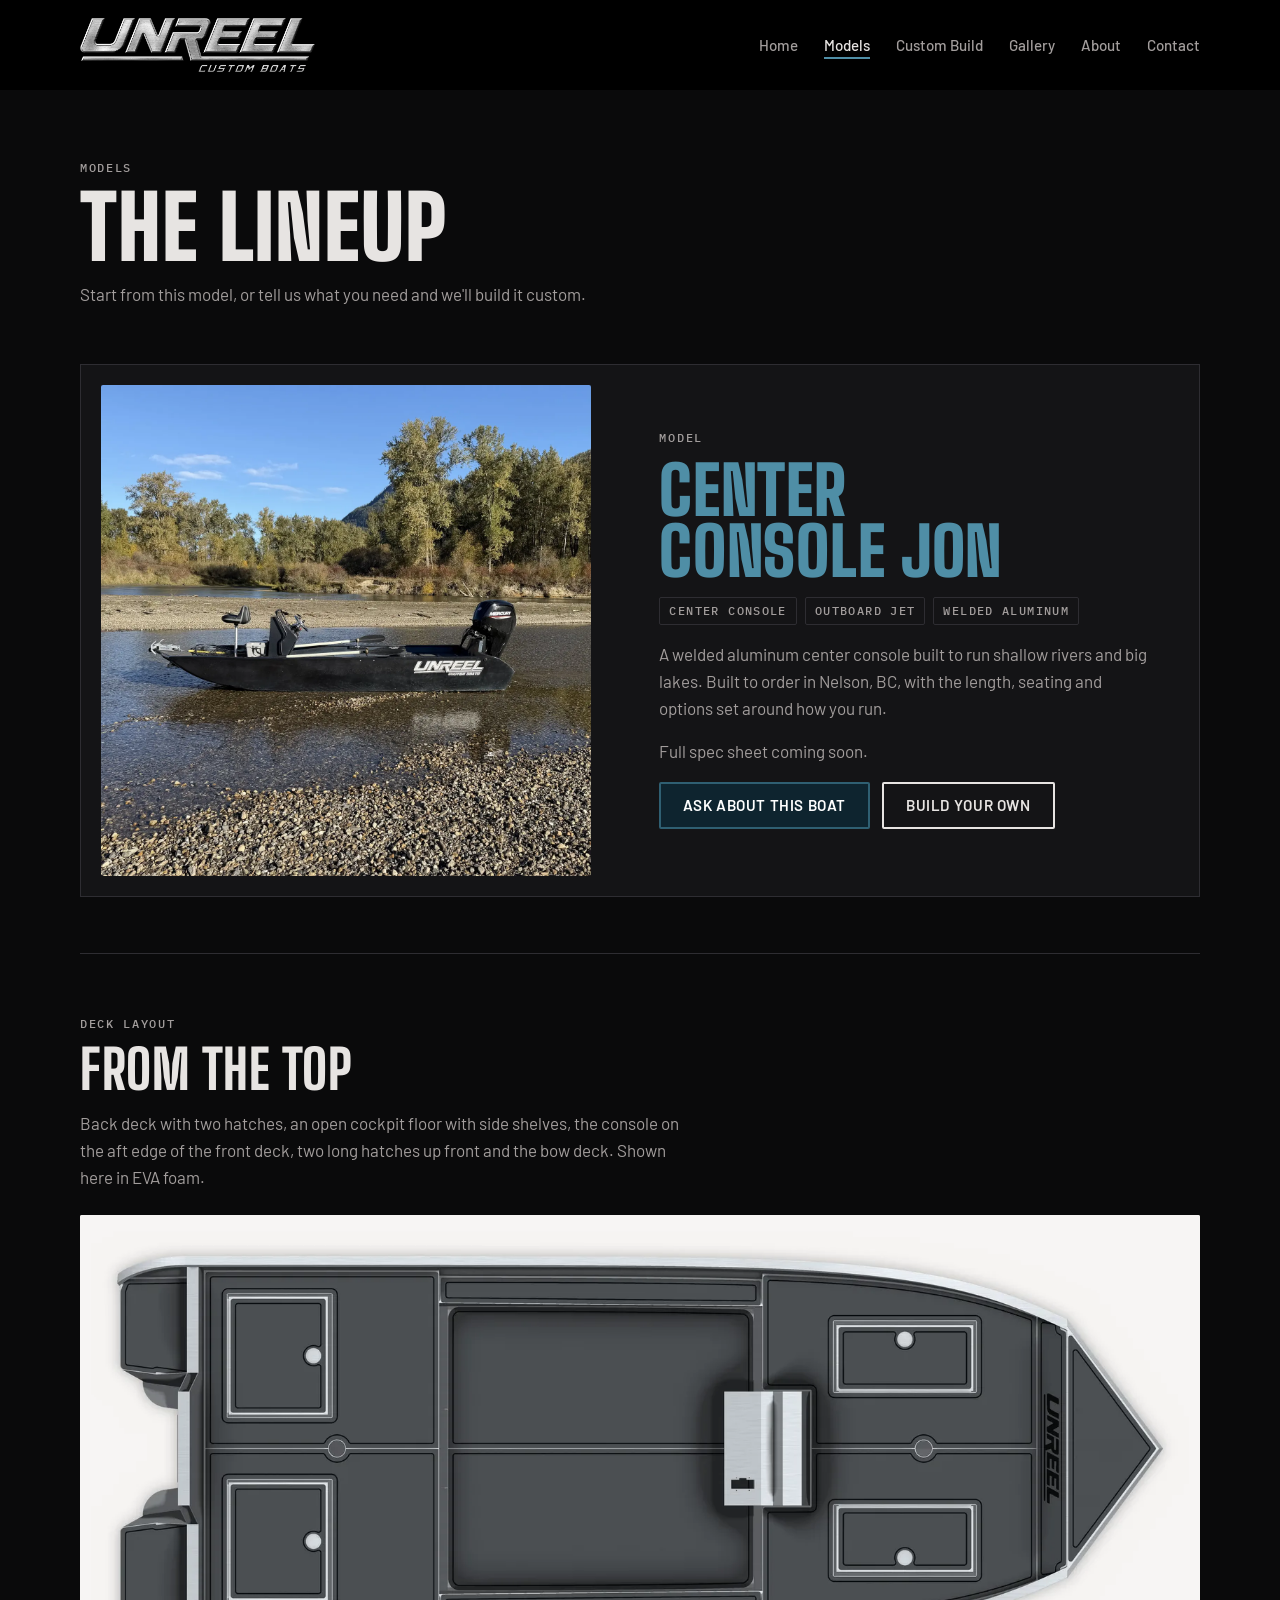
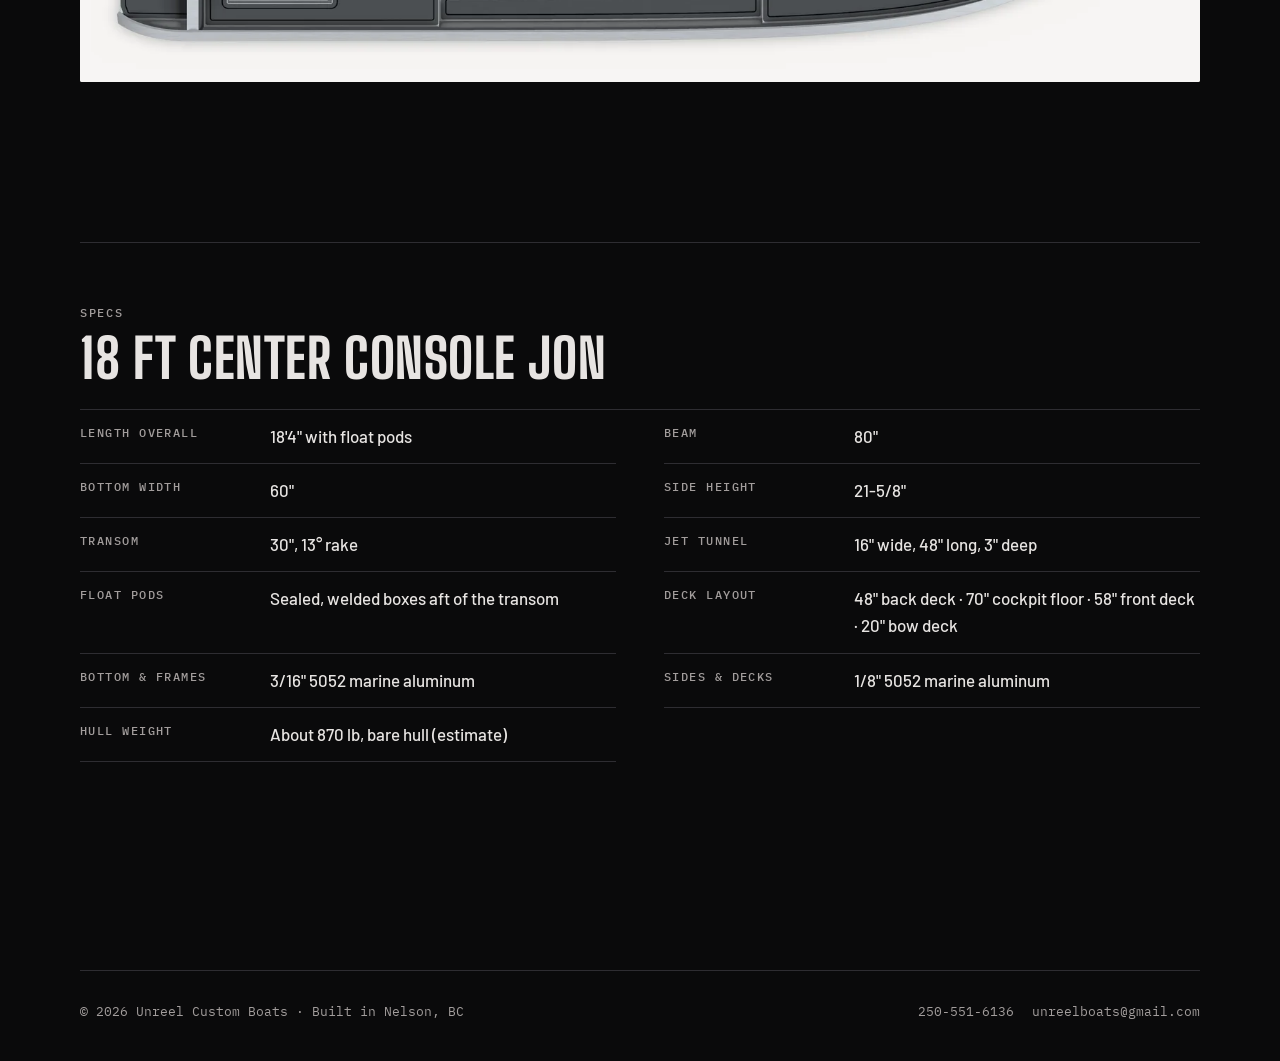
<file: models.html>
<!doctype html>
<html lang="en">
<head>
<meta charset="utf-8">
<meta name="viewport" content="width=device-width, initial-scale=1, viewport-fit=cover">
<title>Models | Unreel Custom Boats</title>
<meta name="description" content="The Unreel Center Console Jon: a welded aluminum jet boat built to order in Nelson, BC.">
<link rel="preconnect" href="https://fonts.googleapis.com">
<link rel="preconnect" href="https://fonts.gstatic.com" crossorigin>
<link rel="stylesheet" href="https://fonts.googleapis.com/css2?family=Big+Shoulders+Display:wght@600;800;900&family=Barlow:wght@400;500;600&family=IBM+Plex+Mono:wght@400;500&display=swap">
<link rel="stylesheet" href="/styles.css">
</head>
<body>
<div class="wrap">
  <nav aria-label="Main">
    <a class="mark" href="/"><picture><source srcset="/logo.webp" type="image/webp"><img src="/logo.png" alt="Unreel Custom Boats" width="900" height="207"></picture></a>
    <ul>
      <li><a href="/">Home</a></li>
      <li><a href="/models" aria-current="page">Models</a></li>
      <li><a href="/custom-build">Custom Build</a></li>
      <li><a href="/gallery">Gallery</a></li>
      <li><a href="/about">About</a></li>
      <li><a href="/contact">Contact</a></li>
    </ul>
  </nav>

  <main class="models-page">
    <div class="head">
      <span class="label">Models</span>
      <h1>The lineup</h1>
      <p class="muted">Start from this model, or tell us what you need and we'll build it custom.</p>
    </div>
    <div class="model-grid">
      <article class="model model-feature">
        <figure class="model-photo">
          <picture><source srcset="/img/side-profile.webp" type="image/webp"><img class="uncropped" src="/img/side-profile.jpg" alt="Black Unreel Custom Boats center console jon in shallow water on a BC river gravel bar" width="1400" height="1400"></picture>
        </figure>
        <div class="model-body">
          <span class="label">Model</span>
          <h2 class="model-name">Center Console Jon</h2>
          <ul class="tags"><li>Center console</li><li>Outboard jet</li><li>Welded aluminum</li></ul>
          <p class="muted">A welded aluminum center console built to run shallow rivers and big lakes. Built to order in Nelson, BC, with the length, seating and options set around how you run.</p>
          <p class="muted">Full spec sheet coming soon.</p>
          <div class="btns">
            <a class="btn primary" href="/contact?model=Center+Console+Jon">Ask about this boat</a>
            <a class="btn" href="/custom-build">Build your own</a>
          </div>
        </div>
      </article>
    </div>

    <section class="layout-sec">
      <div class="head">
        <span class="label">Deck layout</span>
        <h2>From the top</h2>
        <p class="muted">Back deck with two hatches, an open cockpit floor with side shelves, the console on the aft edge of the front deck, two long hatches up front and the bow deck. Shown here in EVA foam.</p>
      </div>
      <figure class="layout-fig">
        <picture><source srcset="/img/deck-layout.webp" type="image/webp"><img src="/img/deck-layout.jpg" alt="Top-down render of the Center Console Jon deck layout in grey EVA foam, with float pods at the stern and UNREEL on the bow" width="1600" height="667" loading="lazy"></picture>
      </figure>
    </section>

    <section class="spec-sec">
      <div class="head">
        <span class="label">Specs</span>
        <h2>18 ft Center Console Jon</h2>
      </div>
      <dl class="specs">
        <div><dt>Length overall</dt><dd>18'4" with float pods</dd></div>
        <div><dt>Beam</dt><dd>80"</dd></div>
        <div><dt>Bottom width</dt><dd>60"</dd></div>
        <div><dt>Side height</dt><dd>21-5/8"</dd></div>
        <div><dt>Transom</dt><dd>30", 13&deg; rake</dd></div>
        <div><dt>Jet tunnel</dt><dd>16" wide, 48" long, 3" deep</dd></div>
        <div><dt>Float pods</dt><dd>Sealed, welded boxes aft of the transom</dd></div>
        <div><dt>Deck layout</dt><dd>48" back deck &middot; 70" cockpit floor &middot; 58" front deck &middot; 20" bow deck</dd></div>
        <div><dt>Bottom &amp; frames</dt><dd>3/16" 5052 marine aluminum</dd></div>
        <div><dt>Sides &amp; decks</dt><dd>1/8" 5052 marine aluminum</dd></div>
        <div><dt>Hull weight</dt><dd>About 870 lb, bare hull (estimate)</dd></div>
      </dl>
    </section>
  </main>
  <footer>
    <span>© 2026 Unreel Custom Boats · Built in Nelson, BC</span>
    <span class="foot-contact"><a href="tel:+12505516136">250-551-6136</a><a href="mailto:unreelboats@gmail.com">unreelboats@gmail.com</a></span>
  </footer>
</div>
<script>
  // Walk-around clip: load when it nears the screen, then autoplay silently on a loop.
  // If the phone blocks autoplay (e.g. iPhone Low Power Mode), start it on the visitor's first tap.
  (function(){
    var vids=[].slice.call(document.querySelectorAll('video.lazy-video')); if(!vids.length) return;
    function load(v){
      var s=v.querySelector('source[data-src]'); if(!s) return;
      s.src=s.dataset.src; s.removeAttribute('data-src'); v.load();
    }
    function play(v){ v.muted=true; v.defaultMuted=true; var p=v.play(); if(p&&p.catch) p.catch(function(){}); }
    function kick(){ vids.forEach(function(v){ if(!v.querySelector('source[data-src]') && v.paused) play(v); }); }
    ['touchend','click','keydown'].forEach(function(ev){ document.addEventListener(ev,kick,{passive:true}); });
    if(!('IntersectionObserver' in window)){ vids.forEach(function(v){ load(v); play(v); }); return; }
    var io=new IntersectionObserver(function(es){ es.forEach(function(e){
      var v=e.target;
      if(e.isIntersecting){ load(v); play(v); } else if(!v.paused){ v.pause(); }
    }); },{rootMargin:'300px 0px'});
    vids.forEach(function(v){ v.muted=true; io.observe(v); });
  })();
</script>
</body>
</html>
</file>
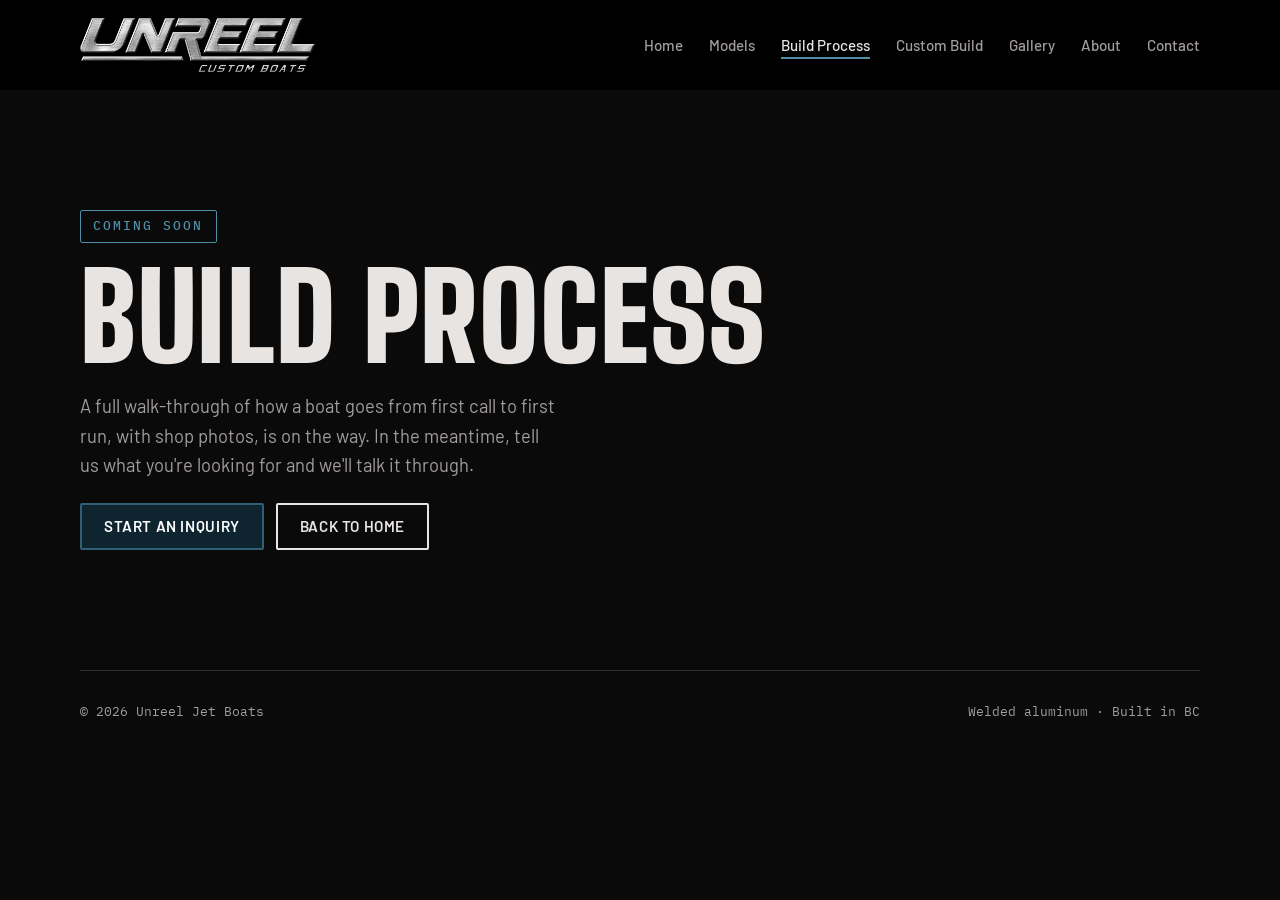
<file: process.html>
<!doctype html>
<html lang="en">
<head>
<meta charset="utf-8">
<meta name="viewport" content="width=device-width, initial-scale=1, viewport-fit=cover">
<title>Build Process | Unreel Jet Boats</title>
<meta name="description" content="Build Process from Unreel Jet Boats, coming soon.">
<link rel="preconnect" href="https://fonts.googleapis.com">
<link rel="preconnect" href="https://fonts.gstatic.com" crossorigin>
<link rel="stylesheet" href="https://fonts.googleapis.com/css2?family=Big+Shoulders+Display:wght@600;800;900&family=Barlow:wght@400;500;600&family=IBM+Plex+Mono:wght@400;500&display=swap">
<link rel="stylesheet" href="/styles.css">
</head>
<body>
<div class="wrap">
  <nav aria-label="Main">
    <a class="mark" href="/"><picture><source srcset="/logo.webp" type="image/webp"><img src="/logo.png" alt="Unreel Jet Boats" width="900" height="263"></picture></a>
    <ul>
      <li><a href="/">Home</a></li>
      <li><a href="/models">Models</a></li>
      <li><a href="/process" aria-current="page">Build Process</a></li>
      <li><a href="/custom-build">Custom Build</a></li>
      <li><a href="/gallery">Gallery</a></li>
      <li><a href="/about">About</a></li>
      <li><a href="/contact">Contact</a></li>
    </ul>
  </nav>

  <main class="soon">
    <span class="stamp">Coming soon</span>
    <h1>Build Process</h1>
    <p>A full walk-through of how a boat goes from first call to first run, with shop photos, is on the way. In the meantime, tell us what you're looking for and we'll talk it through.</p>
    <div class="btns">
      <a class="btn primary" href="/contact">Start an inquiry</a>
      <a class="btn" href="/">Back to home</a>
    </div>
  </main>
  <footer>
    <span>© 2026 Unreel Jet Boats</span>
    <span>Welded aluminum · Built in BC</span>
  </footer>
</div>
</body>
</html>
</file>
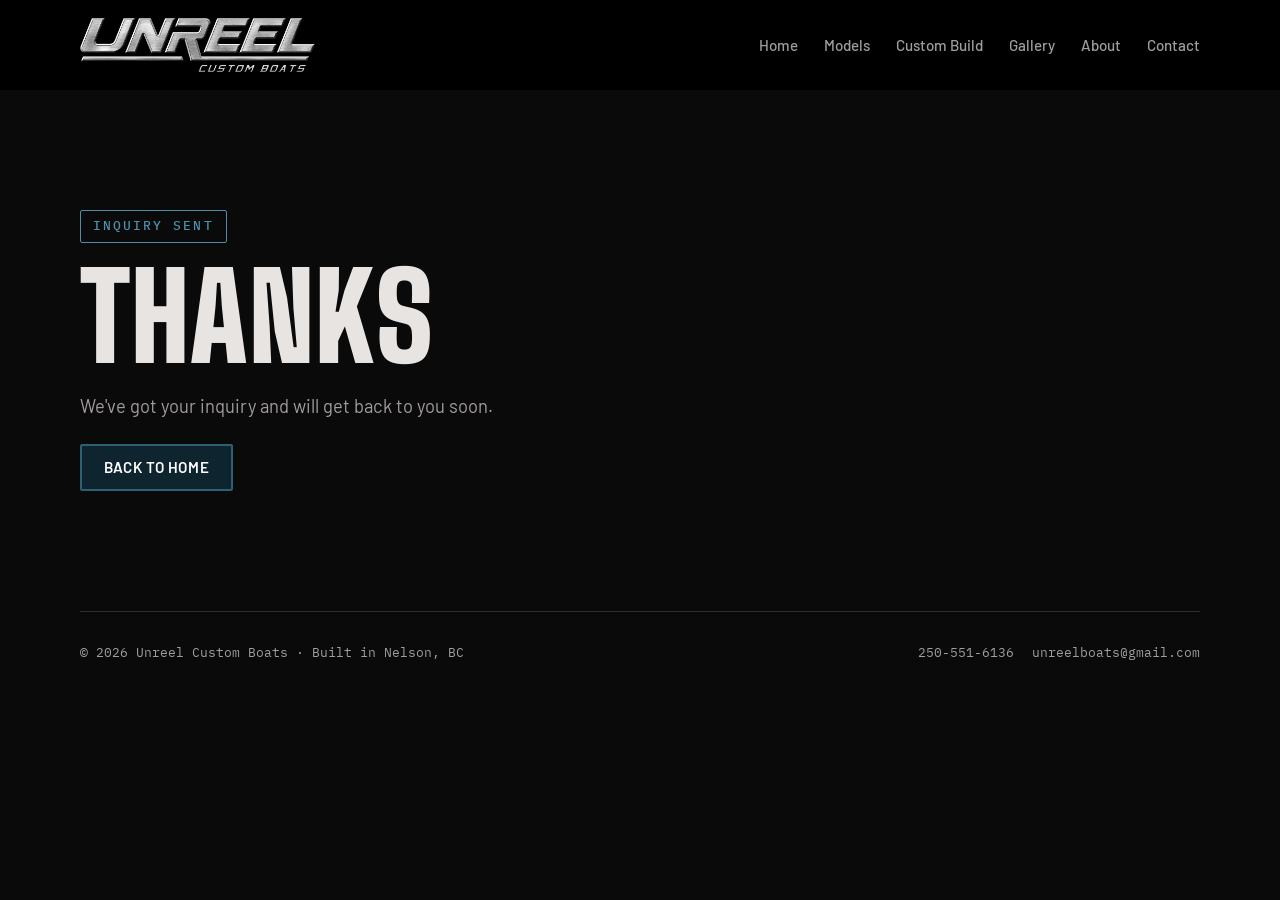
<file: thanks.html>
<!doctype html>
<html lang="en">
<head>
<meta charset="utf-8">
<meta name="viewport" content="width=device-width, initial-scale=1, viewport-fit=cover">
<title>Thanks | Unreel Custom Boats</title>
<meta name="description" content="Your inquiry was sent.">
<link rel="preconnect" href="https://fonts.googleapis.com">
<link rel="preconnect" href="https://fonts.gstatic.com" crossorigin>
<link rel="stylesheet" href="https://fonts.googleapis.com/css2?family=Big+Shoulders+Display:wght@600;800;900&family=Barlow:wght@400;500;600&family=IBM+Plex+Mono:wght@400;500&display=swap">
<link rel="stylesheet" href="/styles.css">
</head>
<body>
<div class="wrap">
  <nav aria-label="Main">
    <a class="mark" href="/"><picture><source srcset="/logo.webp" type="image/webp"><img src="/logo.png" alt="Unreel Custom Boats" width="900" height="207"></picture></a>
    <ul>
      <li><a href="/">Home</a></li>
      <li><a href="/models">Models</a></li>
      <li><a href="/custom-build">Custom Build</a></li>
      <li><a href="/gallery">Gallery</a></li>
      <li><a href="/about">About</a></li>
      <li><a href="/contact">Contact</a></li>
    </ul>
  </nav>

  <main class="soon">
    <span class="stamp">Inquiry sent</span>
    <h1>Thanks</h1>
    <p>We've got your inquiry and will get back to you soon.</p>
    <div class="btns">
      <a class="btn primary" href="/">Back to home</a>
    </div>
  </main>
  <footer>
    <span>© 2026 Unreel Custom Boats · Built in Nelson, BC</span>
    <span class="foot-contact"><a href="tel:+12505516136">250-551-6136</a><a href="mailto:unreelboats@gmail.com">unreelboats@gmail.com</a></span>
  </footer>
</div>
<script>
  // Walk-around clip: load when it nears the screen, then autoplay silently on a loop.
  // If the phone blocks autoplay (e.g. iPhone Low Power Mode), start it on the visitor's first tap.
  (function(){
    var vids=[].slice.call(document.querySelectorAll('video.lazy-video')); if(!vids.length) return;
    function load(v){
      var s=v.querySelector('source[data-src]'); if(!s) return;
      s.src=s.dataset.src; s.removeAttribute('data-src'); v.load();
    }
    function play(v){ v.muted=true; v.defaultMuted=true; var p=v.play(); if(p&&p.catch) p.catch(function(){}); }
    function kick(){ vids.forEach(function(v){ if(!v.querySelector('source[data-src]') && v.paused) play(v); }); }
    ['touchend','click','keydown'].forEach(function(ev){ document.addEventListener(ev,kick,{passive:true}); });
    if(!('IntersectionObserver' in window)){ vids.forEach(function(v){ load(v); play(v); }); return; }
    var io=new IntersectionObserver(function(es){ es.forEach(function(e){
      var v=e.target;
      if(e.isIntersecting){ load(v); play(v); } else if(!v.paused){ v.pause(); }
    }); },{rootMargin:'300px 0px'});
    vids.forEach(function(v){ v.muted=true; io.observe(v); });
  })();
</script>
</body>
</html>
</file>
<file: styles.css>
/* Unreel Custom Boats — shared styles
   Layout: river-run pages — photo hero, then stacked bands.
   Theme: taken from the logo — black ground, brushed-silver type, and the logo's
   cyan → lavender → pink sheen used sparingly as the accent. One dark look in every mode. */
:root{
  --bg:#0a0a0b;
  --surface:#141416;
  --fg:#e7e4e2;          /* brushed silver */
  --muted:#a29d9c;
  --line:#2e2d32;
  --metal:#8f8b8a;
  --navy:#0e242f;        /* dark navy: buttons, fills, bars */
  --navy-hi:#163846;     /* navy hover */
  --accent:#4f8ea6;      /* navy, lifted just enough to read as text/lines on black */
  --accent-2:#4f8ea6;
  --accent-3:#4f8ea6;
  --accent-ink:#ffffff;
  --water:#0e242f;
  --error:#ff8f8f;
  --iri:var(--navy);
  --display:"Big Shoulders Display","Arial Narrow",Impact,sans-serif;
  --body:"Barlow","Helvetica Neue",Arial,sans-serif;
  --mono:"IBM Plex Mono",ui-monospace,Menlo,monospace;
  color-scheme:dark;
}

*{box-sizing:border-box}
[hidden]{display:none!important}
html{scroll-behavior:smooth}
@media (prefers-reduced-motion:reduce){html{scroll-behavior:auto}}
body{margin:0;background:var(--bg);color:var(--fg);font:400 1.0625rem/1.6 var(--body);padding-inline:clamp(16px,4vw,48px)}
img{max-width:100%}
.wrap{max-width:1120px;margin-inline:auto}
h1,h2,h3{font-family:var(--display);text-wrap:balance;margin:0;line-height:.95;letter-spacing:.01em}
h2{font-size:clamp(2.2rem,5vw,3.4rem);font-weight:800;text-transform:uppercase}
h3{font-size:1.6rem;font-weight:800;text-transform:uppercase}
p{margin:0;max-width:62ch}
a{color:inherit}
.label{font:500 .75rem/1 var(--mono);letter-spacing:.14em;text-transform:uppercase;color:var(--muted)}
.muted{color:var(--muted)}
section{padding-block:clamp(56px,9vw,104px);border-top:1px solid var(--line)}
:focus-visible{outline:2px solid var(--accent);outline-offset:3px}

/* nav */
/* header: full-width dark band so the metallic logo reads in both themes */
nav{display:flex;align-items:center;justify-content:space-between;gap:12px 24px;padding-block:18px;flex-wrap:wrap;background:#000;box-shadow:0 0 0 100vmax #000;clip-path:inset(0 -100vmax)}
.mark{display:block;line-height:0}
.mark img{height:clamp(38px,5vw,54px);width:auto;display:block}
nav ul{display:flex;flex-wrap:wrap;gap:8px clamp(14px,2.4vw,26px);list-style:none;margin:0;padding:0;font-weight:500;font-size:.95rem}
nav ul a{text-decoration:none;color:var(--muted)}
nav ul a:hover,nav ul a[aria-current="page"]{color:var(--fg)}
nav ul a[aria-current="page"]{text-decoration:underline;text-decoration-color:var(--accent-2);text-decoration-thickness:2px;text-underline-offset:6px}
nav :focus-visible{outline-color:var(--accent)}

/* buttons */
.btns{display:flex;gap:12px;flex-wrap:wrap}
.btn{display:inline-block;padding:14px 22px;font:600 .95rem/1 var(--body);letter-spacing:.04em;text-transform:uppercase;text-decoration:none;border:2px solid var(--fg);border-radius:2px;background:transparent;color:var(--fg);cursor:pointer}
.btn.primary{background:var(--navy);border-color:#2f5f72;color:#fff}
.btn.primary:hover{background:var(--navy-hi);border-color:#3d778c;filter:none}
.btn:hover{transform:translateY(-1px)}

/* hero */
.hero{padding-block:clamp(24px,5vw,64px) clamp(48px,7vw,88px);display:grid;grid-template-columns:minmax(0,1.05fr) minmax(0,1fr);gap:clamp(28px,5vw,64px);align-items:center}
@media (max-width:820px){.hero{grid-template-columns:1fr}}
.hero-copy{display:grid;gap:24px;align-content:center;min-width:0}
.hero h1{font-size:clamp(3.4rem,8.4vw,7.6rem);font-weight:900;text-transform:uppercase;line-height:.86;letter-spacing:-.005em}
.hero h1 em{font-style:normal;color:var(--accent)}
.hero-copy p{font-size:1.2rem;color:var(--muted);max-width:42ch}
.hero-photo{margin:0;min-width:0}
.hero-photo img{display:block;width:100%;height:auto;border-radius:2px}


/* photo strip */
.photos{margin-top:44px;display:grid;grid-template-columns:repeat(4,minmax(0,1fr));gap:12px}
@media (max-width:900px){.photos{grid-template-columns:repeat(2,minmax(0,1fr))}}
.photos figure{margin:0;display:grid;gap:10px;min-width:0}
.photos img{display:block;width:100%;height:auto;aspect-ratio:3/4;object-fit:cover;border-radius:2px}
.photos figcaption{font:500 .75rem/1.3 var(--mono);letter-spacing:.1em;text-transform:uppercase;color:var(--muted)}

/* CTA band over the wake photo (always dark so text reads on the photo) */
.cta-band{position:relative;overflow:hidden;border-top:0;margin-inline:calc(-1*clamp(16px,4vw,48px));padding-inline:clamp(16px,4vw,48px);background:var(--bg);color:var(--fg)}
.cta-band .cta-bg{position:absolute;inset:0;width:100%;height:100%;object-fit:cover;object-position:50% 45%;opacity:.85}
.cta-band::before{content:"";position:absolute;inset:0;background:linear-gradient(90deg,rgba(10,10,11,.88) 0%,rgba(10,10,11,.5) 60%,rgba(10,10,11,.15) 100%);z-index:1}
.cta-band .cta{position:relative;z-index:2;max-width:1120px;margin-inline:auto;padding-block:clamp(24px,6vw,72px)}
.cta-band .label,.cta-band .muted{color:#cfcac8}


/* why */
.head{display:grid;gap:14px}
.why-grid{display:grid;grid-template-columns:repeat(auto-fit,minmax(240px,1fr));gap:40px 32px;margin-top:44px}
.why-grid div{display:grid;gap:10px;align-content:start;border-top:3px solid var(--fg);padding-top:16px;min-width:0}
.why-grid p{color:var(--muted)}

/* range */
.ruler{margin-top:44px;overflow-x:auto}
.ruler-inner{min-width:640px}
.ticks{display:grid;grid-template-columns:repeat(15,1fr);font:500 .75rem/1 var(--mono);color:var(--muted);border-bottom:2px solid var(--fg)}
.ticks span{border-left:1px solid var(--line);padding:0 0 8px 4px;font-variant-numeric:tabular-nums}
.ticks span:nth-child(odd){border-left-color:var(--fg)}
.bands{display:grid;grid-template-columns:5fr 5fr 5fr}
.band{padding:22px 20px 26px;display:grid;gap:10px;align-content:start;border-left:1px solid var(--line);min-width:0}
.band:first-child{border-left:none;padding-left:0}
.band .ft{font:800 2.6rem/1 var(--display);font-variant-numeric:tabular-nums}
.band p{color:var(--muted);font-size:1rem}
.band ul{margin:4px 0 0;padding-left:18px;font-size:.95rem}

/* steps */
.steps{list-style:none;margin:44px 0 0;padding:0;display:grid;grid-template-columns:repeat(auto-fit,minmax(190px,1fr));gap:2px;background:var(--line);border:1px solid var(--line)}
.steps li{background:var(--surface);padding:22px 20px 26px;display:grid;gap:10px;align-content:start;min-width:0}
.steps .n{font:500 .8rem/1 var(--mono);color:var(--accent);letter-spacing:.1em}
.steps h3{font-size:1.35rem}
.steps p{font-size:.97rem;color:var(--muted)}

/* call-to-action band */
.cta{display:flex;flex-wrap:wrap;gap:24px 48px;align-items:end;justify-content:space-between}
.cta .head{max-width:640px}

/* coming soon */
.soon{padding-block:clamp(48px,10vw,120px);display:grid;gap:22px;min-height:52vh;align-content:center}
.soon h1{font-size:clamp(3.2rem,10vw,7.5rem);font-weight:900;text-transform:uppercase;line-height:.88}
.soon .stamp{justify-self:start;font:500 .8rem/1 var(--mono);letter-spacing:.16em;text-transform:uppercase;padding:9px 12px;border:1.5px solid var(--accent);color:var(--accent);border-radius:2px}
.soon p{font-size:1.15rem;color:var(--muted);max-width:48ch}

/* contact */
.contact-page{padding-block:clamp(32px,6vw,72px) clamp(56px,9vw,104px);display:grid;grid-template-columns:minmax(0,1fr) minmax(0,1.5fr);gap:clamp(32px,5vw,72px);align-items:start}
@media (max-width:860px){.contact-page{grid-template-columns:1fr}}
.contact-page h1{font-size:clamp(3rem,8vw,5.5rem);font-weight:900;text-transform:uppercase;line-height:.9}
.contact-intro{display:grid;gap:20px}
.contact-intro ul{margin:0;padding-left:18px;color:var(--muted);display:grid;gap:6px}
form.inquiry{background:var(--surface);border:1px solid var(--line);padding:clamp(18px,3vw,32px);display:grid;gap:22px}
fieldset{border:0;margin:0;padding:0;display:grid;gap:16px;min-width:0}
legend{font:800 1.3rem/1 var(--display);text-transform:uppercase;letter-spacing:.02em;margin-bottom:14px;padding:0}
.row{display:grid;grid-template-columns:1fr 1fr;gap:16px}
@media (max-width:560px){.row{grid-template-columns:1fr}}
.field{display:grid;gap:6px;min-width:0}
.field label,.field .q{font-weight:600;font-size:.95rem}
.field .hint{font-size:.85rem;color:var(--muted)}
.req{color:var(--accent)}
input[type=text],input[type=email],input[type=tel],select,textarea{width:100%;font:400 1rem/1.4 var(--body);color:var(--fg);background:var(--bg);border:1.5px solid var(--line);border-radius:2px;padding:12px 12px}
textarea{min-height:130px;resize:vertical}
input:focus,select:focus,textarea:focus{border-color:var(--accent);outline:none;box-shadow:0 0 0 3px color-mix(in srgb,var(--accent) 25%,transparent)}
.choices{display:flex;flex-wrap:wrap;gap:8px}
.choices label{display:flex;align-items:center;gap:8px;padding:9px 12px;border:1.5px solid var(--line);border-radius:2px;background:var(--bg);font-weight:500;font-size:.95rem;cursor:pointer}
.choices input{accent-color:var(--accent);margin:0}
.choices label:has(input:checked){border-color:var(--fg)}
.form-foot{display:flex;flex-wrap:wrap;gap:12px 20px;align-items:center;justify-content:space-between;border-top:1px solid var(--line);padding-top:20px}
.form-foot p{font-size:.85rem;color:var(--muted);max-width:40ch}
.hidden-field{position:absolute;left:-9999px}

footer{padding-block:32px 40px;border-top:1px solid var(--line);display:flex;justify-content:space-between;gap:16px;flex-wrap:wrap;font:400 .8rem/1.4 var(--mono);color:var(--muted)}

/* models */
.models-page{padding-block:clamp(32px,6vw,72px) clamp(56px,9vw,104px);display:grid;gap:clamp(32px,5vw,56px)}
.models-page h1{font-size:clamp(3rem,8vw,5.5rem);font-weight:900;text-transform:uppercase;line-height:.9}
.model-grid{display:grid;grid-template-columns:1fr;gap:16px}
.model{background:var(--surface);border:1px solid var(--line);padding:clamp(20px,3vw,36px);display:grid;gap:16px;align-content:start;min-width:0}
.model-no{font:900 clamp(4.5rem,12vw,7.5rem)/.85 var(--display);color:var(--accent);font-variant-numeric:tabular-nums;letter-spacing:-.01em;justify-self:start}
.model h2{font-size:clamp(1.5rem,3vw,2rem)}
.model .btn{justify-self:start}
.tags{list-style:none;margin:0;padding:0;display:flex;flex-wrap:wrap;gap:8px}
.tags li{font:500 .72rem/1 var(--mono);letter-spacing:.12em;text-transform:uppercase;padding:7px 9px;border:1px solid var(--line);color:var(--muted);border-radius:2px}

/* gallery */
.gallery-page{padding-block:clamp(32px,6vw,72px) clamp(56px,9vw,104px);display:grid;gap:clamp(28px,4vw,48px)}
.gallery-page h1{font-size:clamp(3rem,8vw,5.5rem);font-weight:900;text-transform:uppercase;line-height:.9}
.gallery{display:grid;grid-template-columns:repeat(3,minmax(0,1fr));gap:14px}
@media (max-width:900px){.gallery{grid-template-columns:repeat(2,minmax(0,1fr))}}
@media (max-width:480px){.gallery{grid-template-columns:1fr}}
.gallery figure{margin:0;display:grid;gap:10px;min-width:0}
.gallery figcaption{font:500 .75rem/1.3 var(--mono);letter-spacing:.1em;text-transform:uppercase;color:var(--muted)}
.tile{display:block;padding:0;border:0;background:none;cursor:zoom-in;border-radius:2px;overflow:hidden}
.tile img{display:block;width:100%;height:auto;aspect-ratio:3/4;object-fit:cover;transition:transform .4s ease}
@media (prefers-reduced-motion:no-preference){.tile:hover img{transform:scale(1.03)}}
dialog#viewer{border:1px solid var(--line);padding:16px;background:var(--bg);color:var(--fg);max-width:min(94vw,1000px);max-height:94vh;border-radius:2px}
dialog#viewer::backdrop{background:rgba(0,0,0,.85)}
#viewer-img{display:block;max-width:100%;max-height:80vh;width:auto;height:auto;margin-inline:auto}
#viewer-cap{margin:12px 0 0;font:500 .8rem/1.3 var(--mono);letter-spacing:.1em;text-transform:uppercase;color:var(--muted)}
.viewer-close{display:block;margin:0 0 12px auto;font:600 .8rem/1 var(--body);letter-spacing:.06em;text-transform:uppercase;padding:10px 14px;background:transparent;color:var(--fg);border:1.5px solid var(--fg);border-radius:2px;cursor:pointer}

/* custom build */
.builder-page{padding-block:clamp(32px,6vw,72px) clamp(56px,9vw,104px);display:grid;gap:clamp(24px,3.5vw,36px)}
.builder-page h1{font-size:clamp(3rem,8vw,5.5rem);font-weight:900;text-transform:uppercase;line-height:.9}
.stepper{list-style:none;margin:0;padding:0;display:flex;gap:6px;overflow-x:auto;padding-bottom:4px}
.stepper li{flex:1 0 auto}
.stepper button{width:100%;display:flex;align-items:center;gap:8px;padding:10px 12px;border:0;border-top:3px solid var(--line);background:none;color:var(--muted);font:500 .9rem/1.2 var(--body);cursor:pointer;text-align:left;white-space:nowrap}
.stepper button:disabled{cursor:not-allowed;opacity:.55}
.stepper .n{font:500 .75rem/1 var(--mono);font-variant-numeric:tabular-nums}
.stepper .is-done button{border-top-color:var(--fg);color:var(--fg)}
.stepper .is-current button{border-top-color:var(--accent);border-top-width:3px;color:var(--fg);font-weight:600}
.stepper .is-current .n{color:var(--accent)}
.builder{display:grid;grid-template-columns:minmax(0,1.25fr) minmax(0,1fr);gap:clamp(20px,3vw,36px);align-items:start}
@media (max-width:900px){.builder{grid-template-columns:1fr}.preview{order:-1}}
.wizard{background:var(--surface);border:1px solid var(--line);padding:clamp(18px,3vw,32px);display:grid;gap:22px;min-width:0}
.step-title{font-size:clamp(1.8rem,4vw,2.4rem)}
.step-intro{margin-top:10px}
.sub{font-size:1.1rem;margin:18px 0 0}
.opts{display:grid;gap:10px;margin-top:20px}
.opts-cards{grid-template-columns:repeat(auto-fit,minmax(min(100%,200px),1fr))}
.opts-list{grid-template-columns:1fr}
.opts-multi{grid-template-columns:repeat(auto-fit,minmax(min(100%,180px),1fr))}
.opts-chips,.opts-swatches{display:flex;flex-wrap:wrap;gap:8px}
.opt{position:relative;display:grid;gap:6px;align-content:start;text-align:left;padding:16px;border:1.5px solid var(--line);border-radius:2px;background:var(--bg);color:var(--fg);font:inherit;cursor:pointer;min-width:0}
.opt:hover{border-color:var(--muted)}
.opt.is-on{border-color:var(--accent);box-shadow:inset 0 0 0 1px var(--accent)}
.opt-name{font:800 1.3rem/1 var(--display);text-transform:uppercase;letter-spacing:.02em}
.opt-meta{font:500 .75rem/1 var(--mono);letter-spacing:.1em;color:var(--accent)}
.opt-blurb{font-size:.92rem;color:var(--muted);line-height:1.45}
.opts-multi .opt{padding:14px 40px 14px 14px}
.opts-multi .opt-name{font:600 1rem/1.2 var(--body);text-transform:none;letter-spacing:0}
.tick{position:absolute;right:14px;top:50%;width:18px;height:18px;margin-top:-9px;border:1.5px solid var(--line);border-radius:2px}
.opt.is-on .tick{background:var(--navy);border-color:var(--accent);box-shadow:inset 0 0 0 3px var(--bg)}
.xsec{width:96px;height:48px}
.xsec-hull{fill:var(--metal);stroke:var(--fg);stroke-width:2;stroke-linejoin:round}
.xsec-wl{stroke:var(--accent);stroke-width:1.5;stroke-dasharray:4 4}
.chip,.swatch{display:inline-flex;align-items:center;gap:8px;padding:11px 14px;border:1.5px solid var(--line);border-radius:2px;background:var(--bg);color:var(--fg);font:500 .95rem/1 var(--body);cursor:pointer;font-variant-numeric:tabular-nums}
.chip.is-on,.swatch.is-on{border-color:var(--fg);background:var(--fg);color:var(--bg)}
.swatch .dot{width:18px;height:18px;border-radius:50%;border:1px solid var(--line)}
.review{margin:20px 0 0;display:grid}
.review div{display:grid;grid-template-columns:minmax(0,10rem) minmax(0,1fr);gap:12px;padding:12px 0;border-bottom:1px solid var(--line)}
@media (max-width:480px){.review div{grid-template-columns:1fr;gap:4px}}
.review dt{font:500 .75rem/1.5 var(--mono);letter-spacing:.1em;text-transform:uppercase;color:var(--muted)}
.review dd{margin:0}
.edit{margin-left:8px;padding:0;border:0;background:none;color:var(--accent);font:600 .85rem/1 var(--body);text-decoration:underline;text-underline-offset:3px;cursor:pointer}
.contact-block{display:grid;gap:16px}
.step-error{margin:0;color:var(--error);font-weight:600}
.wizard-nav{display:flex;justify-content:space-between;gap:12px;flex-wrap:wrap;border-top:1px solid var(--line);padding-top:20px}
.wizard-nav #next,.wizard-nav #send{margin-left:auto}
.preview{position:sticky;top:calc(env(safe-area-inset-top,0px) + 16px);display:grid;gap:16px;min-width:0}
@media (max-width:900px){.preview{position:static}}
.preview .stage{background:var(--water);border-radius:2px}
.preview svg{display:block;width:100%;height:auto}
.preview .wl{stroke:var(--accent);stroke-width:2;stroke-dasharray:6 6}
.preview .hull{stroke:var(--fg);stroke-width:2;stroke-linejoin:round}
.preview .rail{fill:none;stroke:var(--fg);stroke-width:1.5;opacity:.6}
.preview .motor{fill:var(--fg)}
.preview .part{fill:var(--surface);stroke:var(--fg);stroke-width:2}
.preview .part-line{stroke:var(--fg);stroke-width:4;stroke-linecap:round}
.preview .glass{fill:var(--water);stroke:var(--fg);stroke-width:2;stroke-linejoin:round}
.preview .dim{stroke:var(--muted);stroke-width:1}
.preview text{font:500 12px var(--mono);fill:var(--muted);letter-spacing:.08em}
.summary{margin:0;display:grid;grid-template-columns:repeat(4,minmax(0,1fr));gap:1px;background:var(--line);border:1px solid var(--line)}
@media (max-width:480px){.summary{grid-template-columns:repeat(2,minmax(0,1fr))}}
.summary div{background:var(--surface);padding:10px 12px;min-width:0}
.summary dt{font:500 .68rem/1.4 var(--mono);letter-spacing:.1em;text-transform:uppercase;color:var(--muted)}
.summary dd{margin:2px 0 0;font-weight:600;font-size:.95rem;overflow-wrap:anywhere}
.builder-page .note{font-size:.9rem;margin:0}

/* direct contact details */
.direct{margin:0;display:grid;border-top:1px solid var(--line)}
.direct div{display:flex;justify-content:space-between;gap:16px;flex-wrap:wrap;padding:12px 0;border-bottom:1px solid var(--line)}
.direct dt{font:500 .75rem/1.6 var(--mono);letter-spacing:.12em;text-transform:uppercase;color:var(--muted)}
.direct dd{margin:0;font-weight:600;overflow-wrap:anywhere}
.direct a,.foot-contact a{text-decoration:none}
.direct a:hover,.foot-contact a:hover{text-decoration:underline}
.foot-contact{display:flex;gap:6px 18px;flex-wrap:wrap}

/* single featured model */
.model-feature{grid-template-columns:minmax(0,1fr) minmax(0,1.1fr);gap:clamp(20px,4vw,48px);align-items:center;padding:clamp(14px,2vw,20px)}
@media (max-width:820px){.model-feature{grid-template-columns:1fr}}
.model-feature .model-photo{margin:0;min-width:0}
.model-feature .model-photo img{display:block;width:100%;height:auto;aspect-ratio:4/5;object-fit:cover;object-position:50% 70%;border-radius:2px}
@media (max-width:820px){.model-feature .model-photo img{aspect-ratio:4/3}}
.model-body{display:grid;gap:16px;align-content:center;min-width:0;padding:clamp(4px,2vw,20px)}
.model .model-name{font-size:clamp(2.6rem,6vw,4.2rem);font-weight:900;line-height:.9;color:var(--accent);justify-self:start}

/* hull card views: end section + side profile */
.views{display:flex;gap:14px;align-items:flex-end;flex-wrap:wrap}
.view{display:grid;gap:4px;justify-items:start}
.view-l{font:500 .62rem/1 var(--mono);letter-spacing:.14em;text-transform:uppercase;color:var(--muted)}
.xprof{width:116px;height:44px}
.views .xsec:not(.xprof){width:80px;height:40px}
.views{flex-wrap:nowrap}

/* length chips that also show the bottom width */
.chip.chip-2{flex-direction:column;align-items:flex-start;gap:5px;padding:11px 14px 10px;min-width:7.5rem}
.chip-sub{font:500 .72rem/1 var(--mono);letter-spacing:.06em;color:var(--muted)}
.chip.is-on .chip-sub{color:inherit;opacity:.75}

/* walk-around video */
.walk{display:grid;grid-template-columns:minmax(0,1fr) minmax(0,.8fr);gap:clamp(28px,5vw,64px);align-items:center}
@media (max-width:820px){.walk{grid-template-columns:1fr}}
.walk-media{min-width:0;justify-self:center;width:100%;max-width:440px}
.walk-media video{display:block;width:100%;height:auto;aspect-ratio:9/16;object-fit:cover;background:#000;border-radius:2px}
.gallery-video video{display:block;width:100%;height:auto;aspect-ratio:3/4;object-fit:cover;object-position:50% 38%;background:#000;border-radius:2px}
@media (max-width:820px){.walk-media{max-width:360px}}
.walk-copy{display:grid;gap:18px;min-width:0;align-content:center}
.walk-copy .btns{margin-top:6px}
.gallery-video{margin:0;display:grid;gap:10px;min-width:0}
.gallery-video figcaption{font:500 .75rem/1.3 var(--mono);letter-spacing:.1em;text-transform:uppercase;color:var(--muted)}

/* full-bleed video hero on the home page */
.vhero{position:relative;margin-inline:calc(-1*clamp(16px,4vw,48px));min-height:calc(100svh - 92px);display:grid;align-items:stretch;overflow:hidden;background:#000}
.vhero-video{position:absolute;inset:0;width:100%;height:100%;object-fit:cover;object-position:50% 50%}
.vhero-shade{position:absolute;inset:0;background:linear-gradient(180deg,rgba(10,10,11,.7) 0%,rgba(10,10,11,.1) 38%,rgba(10,10,11,.1) 70%,rgba(10,10,11,.65) 100%)}
.vhero-btns{justify-content:center}
.vhero-copy{position:relative;z-index:1;width:100%;max-width:1120px;margin-inline:auto;padding:clamp(28px,6vh,64px) clamp(16px,4vw,48px) clamp(32px,7vh,72px);display:flex;flex-direction:column;justify-content:space-between;gap:32px}
.vhero h1{font-size:clamp(3.4rem,8.5vw,6.5rem);font-weight:900;text-transform:uppercase;line-height:.86;max-width:12ch;text-shadow:0 2px 24px rgba(0,0,0,.45)}
.vhero h1 em{font-style:normal;color:var(--accent)}
.vhero-copy p{font-size:clamp(1.05rem,1.6vw,1.25rem);color:#e7e4e2;max-width:46ch;text-shadow:0 1px 12px rgba(0,0,0,.6)}
.vhero .btn:not(.primary){border-color:#e7e4e2;color:#e7e4e2;background:rgba(10,10,11,.35)}
#walkaround{scroll-margin-top:16px}
/* model photo shown whole */
.model-feature .model-photo img.uncropped{aspect-ratio:auto;object-fit:contain}

/* realistic boat drawings */
.xsec{border-radius:2px}
.preview .stage{background:#0e242f}
.preview .dim{stroke:#8fa6b0}
.preview text{fill:#b7c7ce}
.preview text.view-tag,.preview .view-tag{font:500 10px var(--mono);fill:#8fa6b0;letter-spacing:.14em}
#plan{display:block;width:100%;height:auto}

/* models: deck layout + specs */
.layout-sec,.spec-sec{display:grid;gap:24px;border-top:1px solid var(--line);padding-top:clamp(36px,6vw,64px)}
.layout-fig{margin:0;background:#eceae6;border-radius:2px;overflow:hidden}
.layout-fig img{display:block;width:100%;height:auto}
.specs{margin:0;display:grid;grid-template-columns:repeat(auto-fit,minmax(min(100%,440px),1fr));column-gap:48px;border-top:1px solid var(--line)}
.specs div{display:grid;grid-template-columns:minmax(0,11rem) minmax(0,1fr);gap:14px;padding:13px 0;border-bottom:1px solid var(--line)}
@media (max-width:480px){.specs div{grid-template-columns:1fr;gap:3px}}
.specs dt{font:500 .75rem/1.6 var(--mono);letter-spacing:.12em;text-transform:uppercase;color:var(--muted)}
.specs dd{margin:0;font-weight:500}

/* custom paint code */
.paint-custom{display:grid;grid-template-columns:minmax(0,1.6fr) minmax(0,1fr);gap:16px;margin-top:18px;padding-top:18px;border-top:1px solid var(--line)}
@media (max-width:560px){.paint-custom{grid-template-columns:1fr}}
input[type=color]{width:100%;height:46px;padding:4px;background:var(--bg);border:1.5px solid var(--line);border-radius:2px;cursor:pointer}
.swatch .dot-custom{border-color:var(--fg)}
</file>
